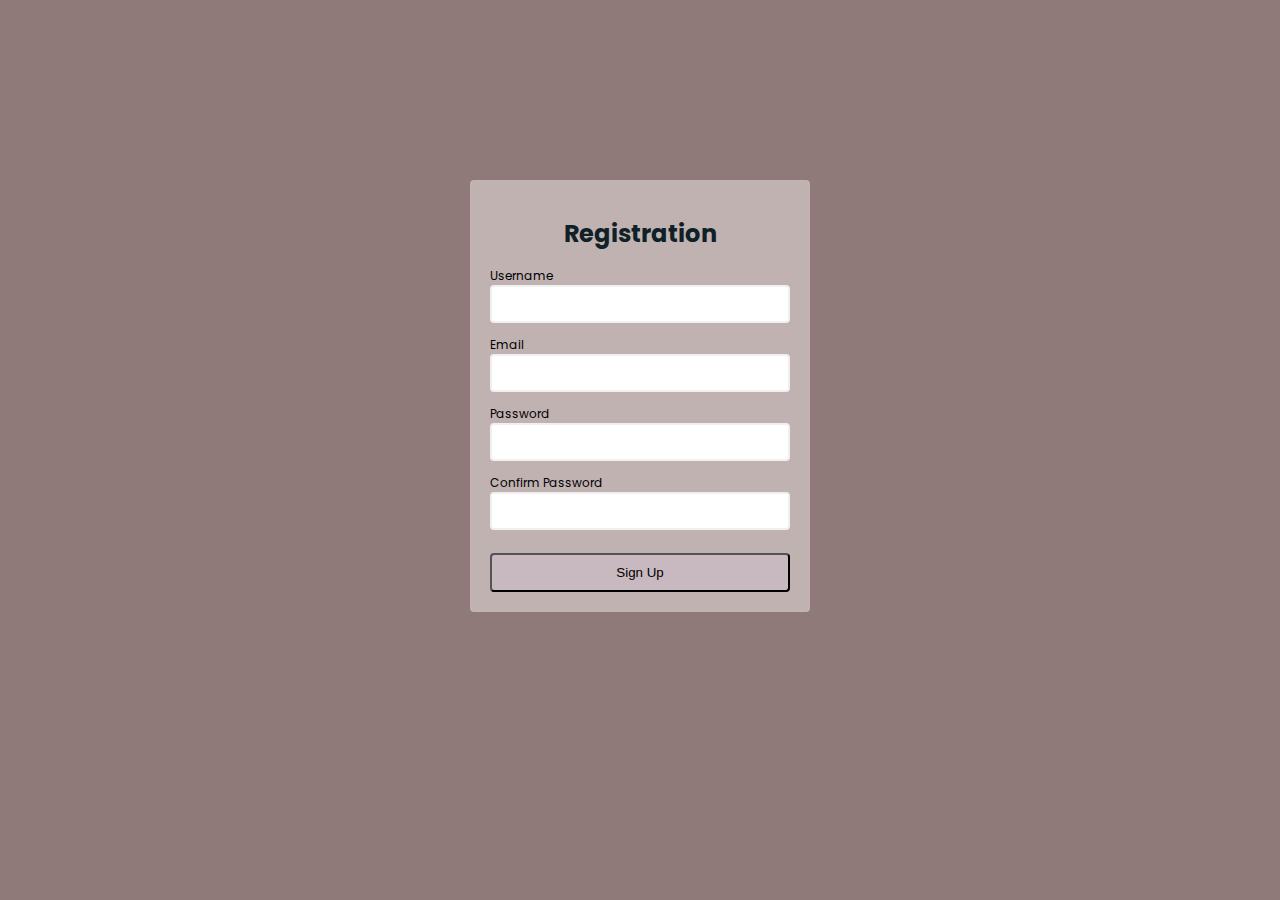
<file: index.html>
<html lang="en">
<head>
    <meta charset="UTF-8">
    <meta http-equiv="X-UA-Compatible" content="IE=edge">
    <meta name="viewport" content="width=device-width, initial-scale=1.0">
    <title>Simple Form Validation</title>
    <link rel="preconnect" href="https://fonts.googleapis.com">
    <link rel="preconnect" href="https://fonts.gstatic.com" crossorigin>
    <link href="https://fonts.googleapis.com/css2?family=Poppins:wght@400;700&display=swap" rel="stylesheet">
    <link rel="stylesheet" href="style.css">
    <script defer src="index.js"></script>
    
</head>

<body>
    <div class="container">
        <form id="form" action="/Append/dashboard.html">
            <h1>Registration</h1>
            <div class="input-control">
                <label for="username">Username</label>
                <input id="username" name="username" type="text">
                <div class="error"></div>
            </div>
            <div class="input-control">
                <label for="email">Email</label>
                <input id="email" name="email" type="text">
                <div class="error"></div>   
            </div>
            <div class="input-control">
                <label for="password">Password</label>
                <input id="password"name="password" type="password">
                <div class="error"></div>
            </div>
            <div class="input-control">
                <label for="password2">Confirm Password</label>
                <input id="password2"name="password2" type="password">
                <div class="error"></div>
            </div>
            <button type="submit">Sign Up</button>
        </form>
      
    </div>
</body>
</html>
</file>
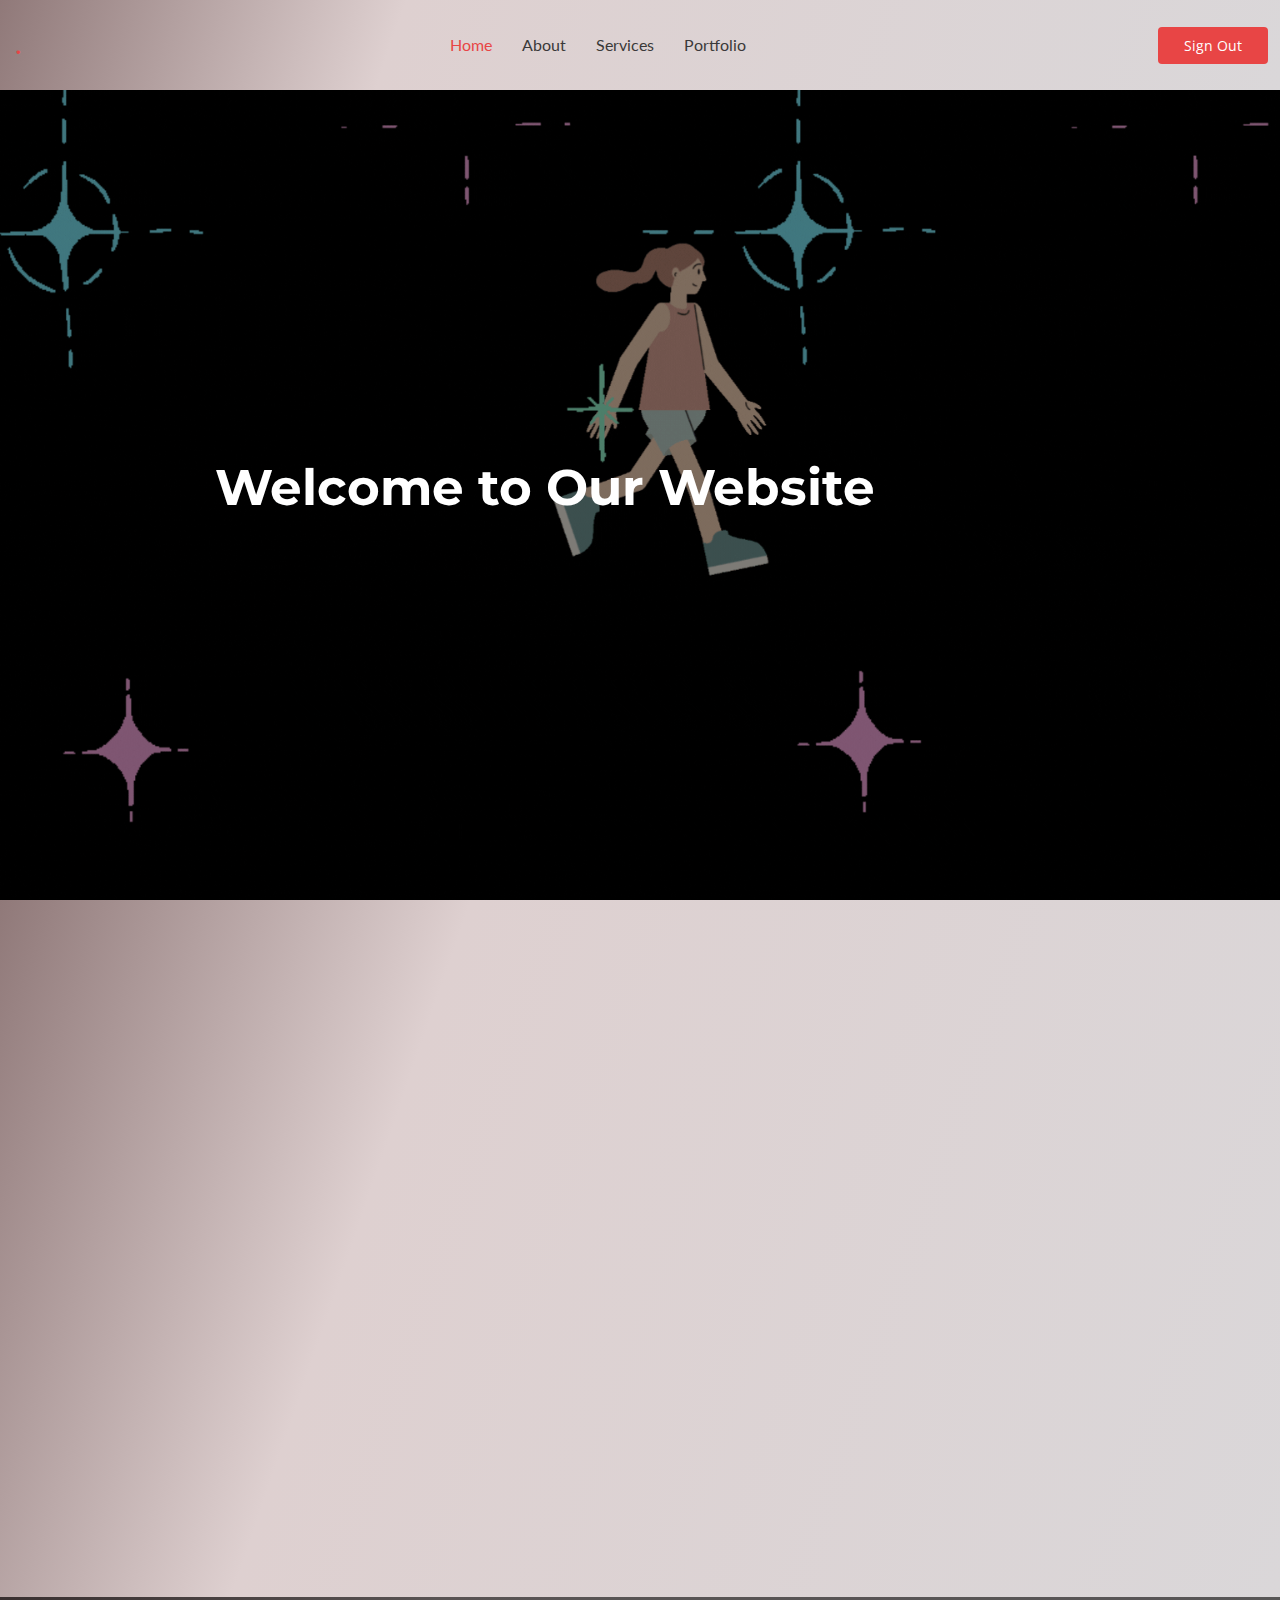
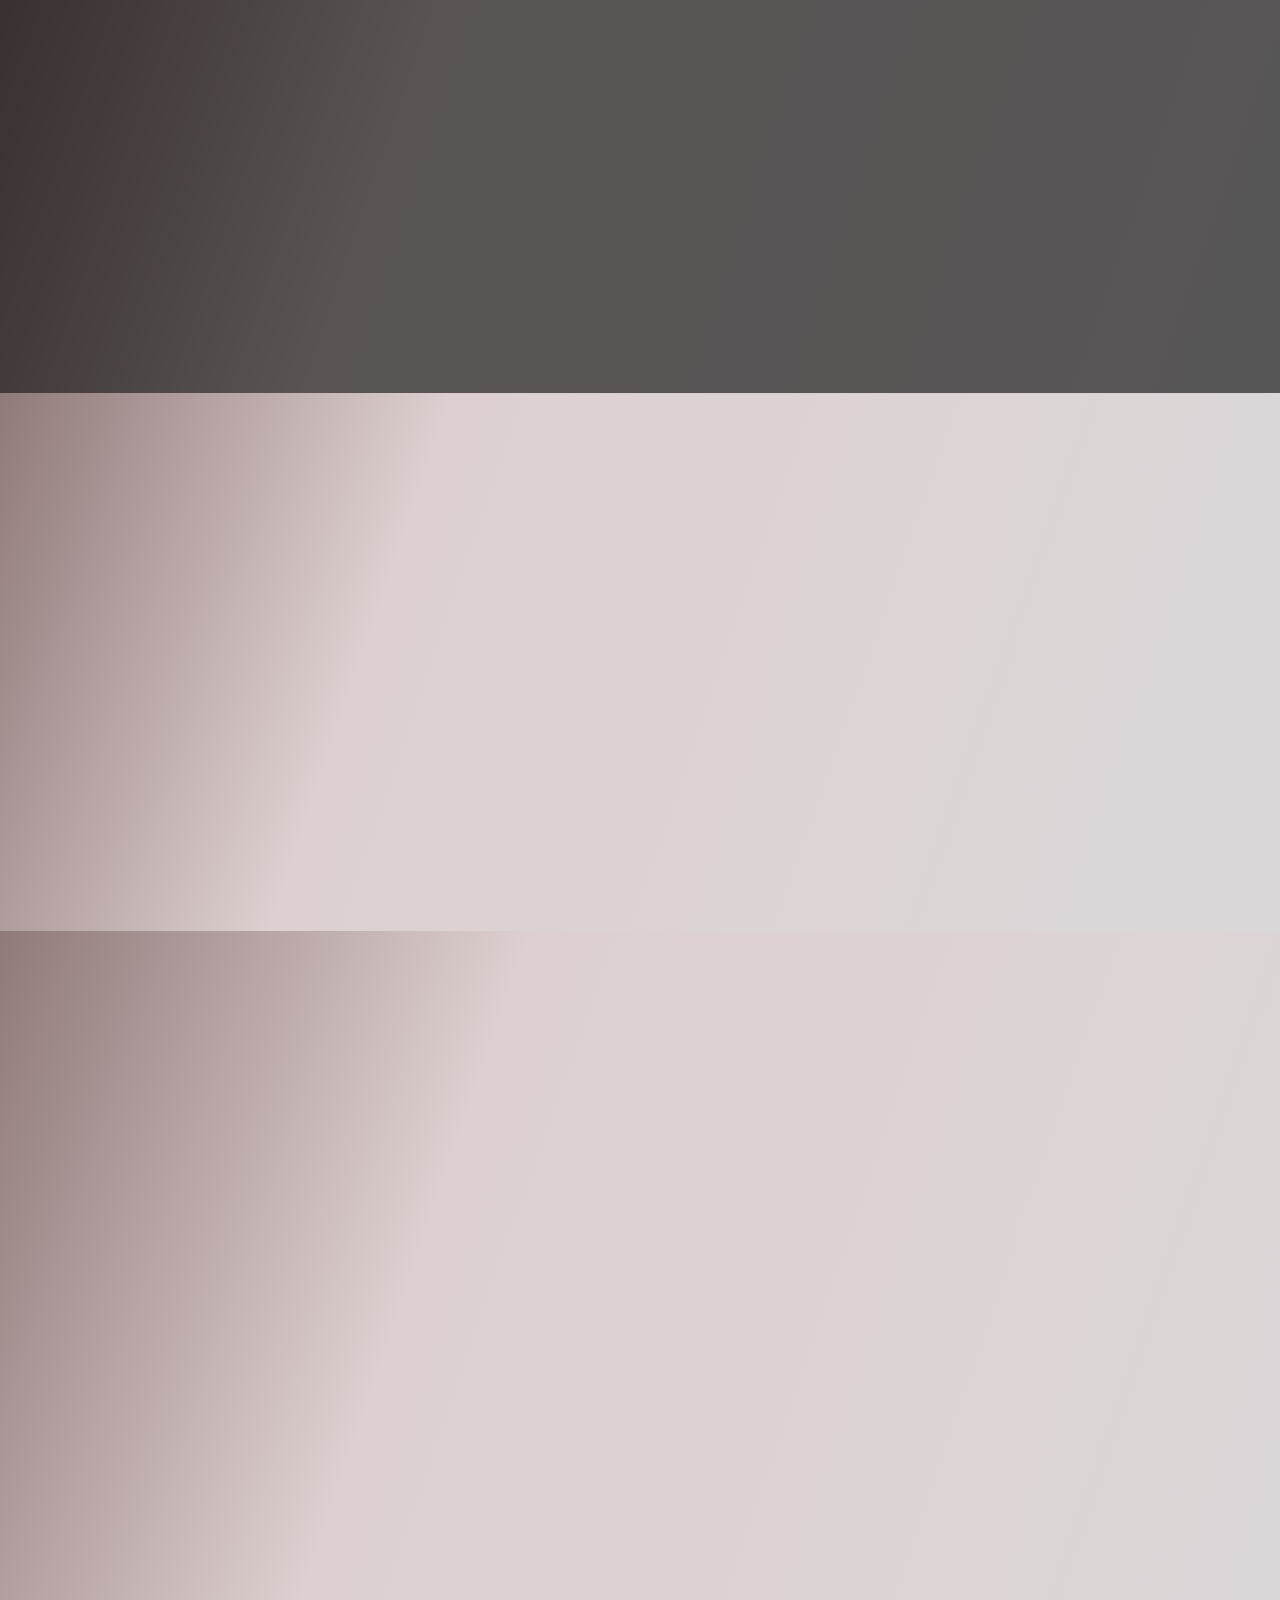
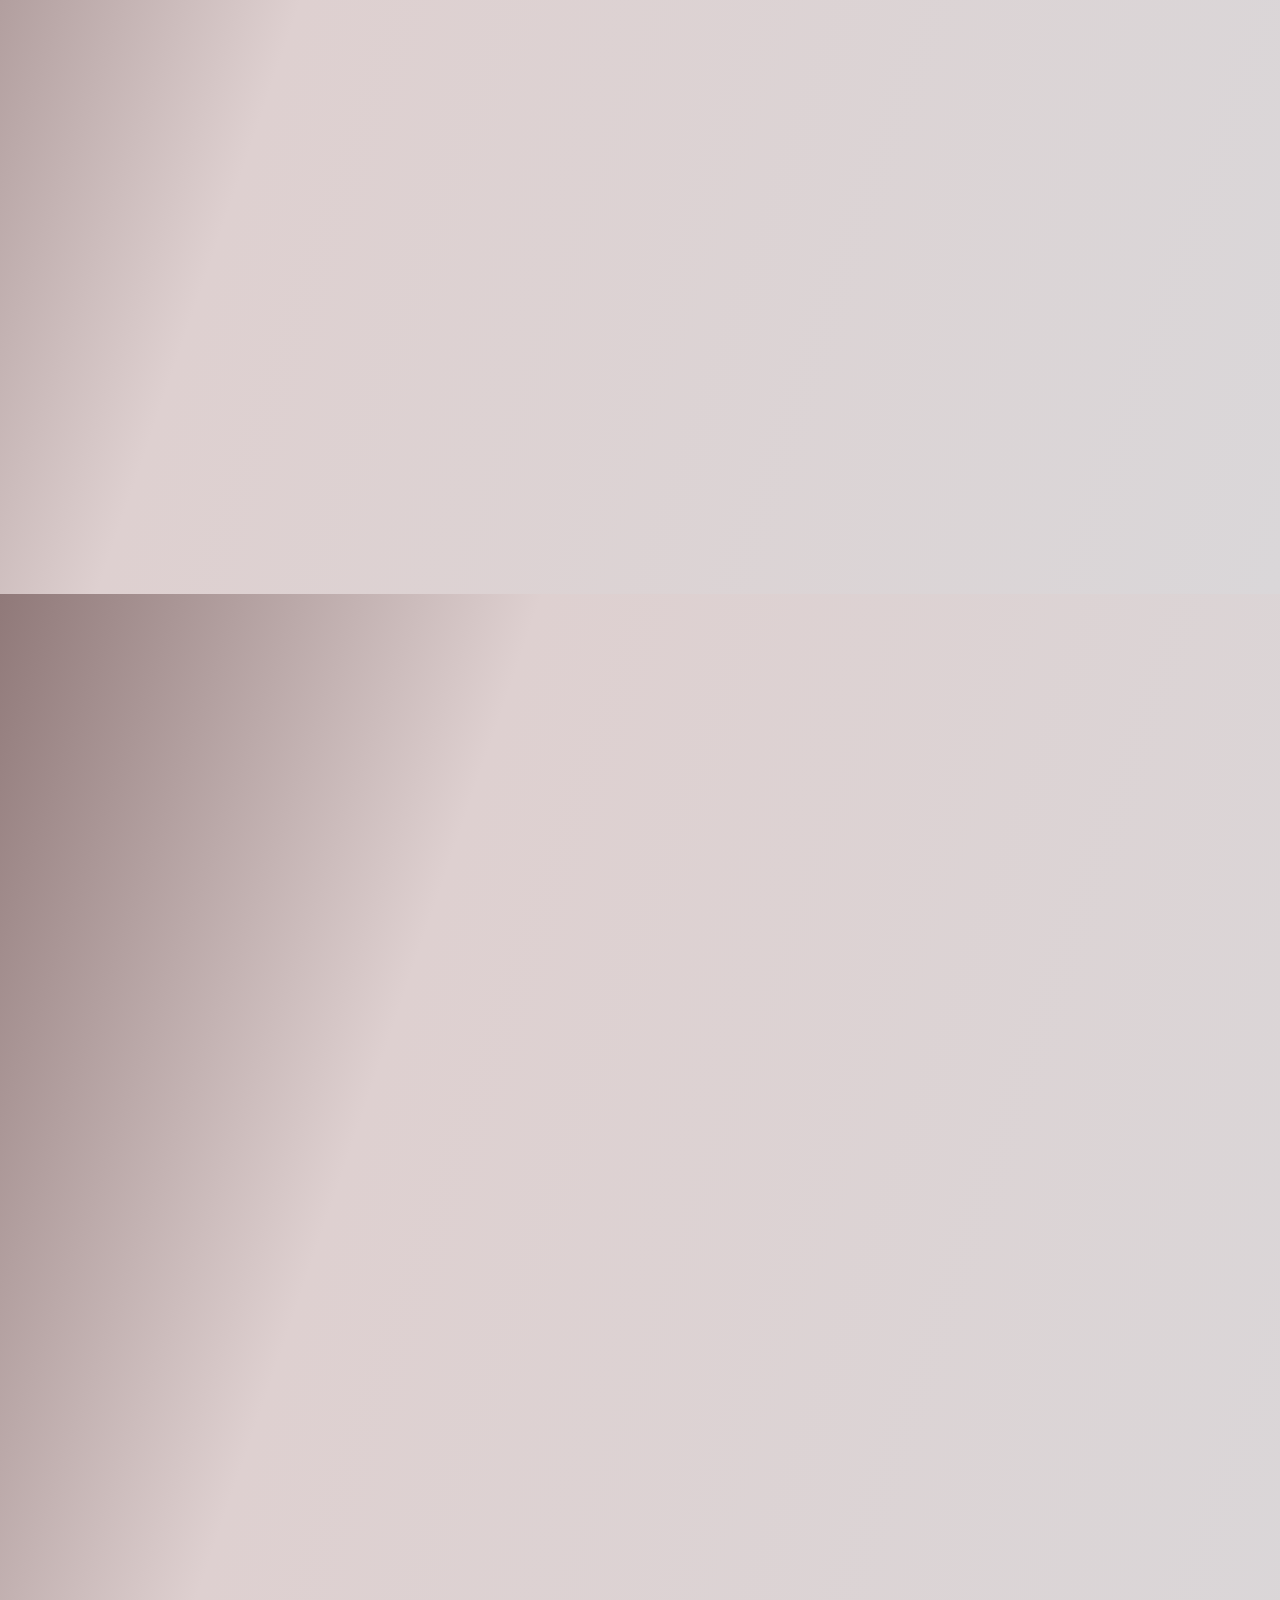
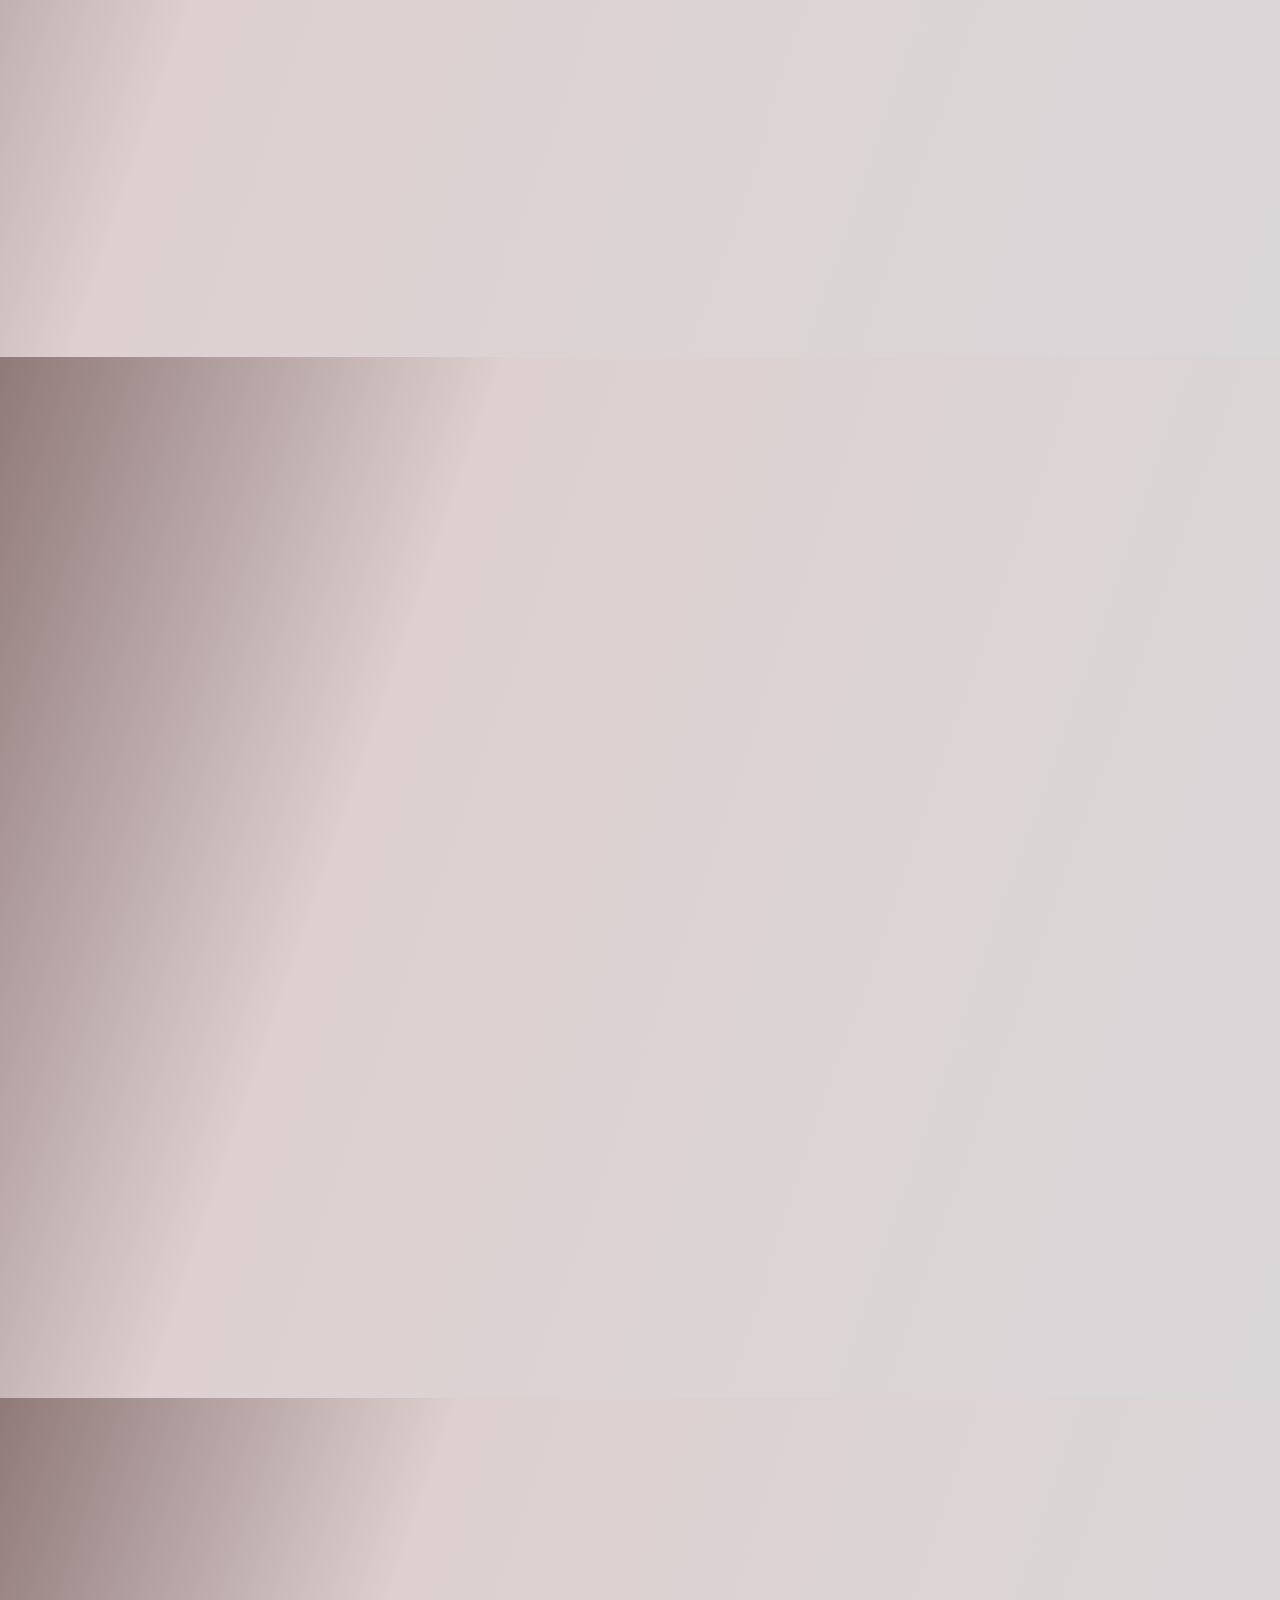
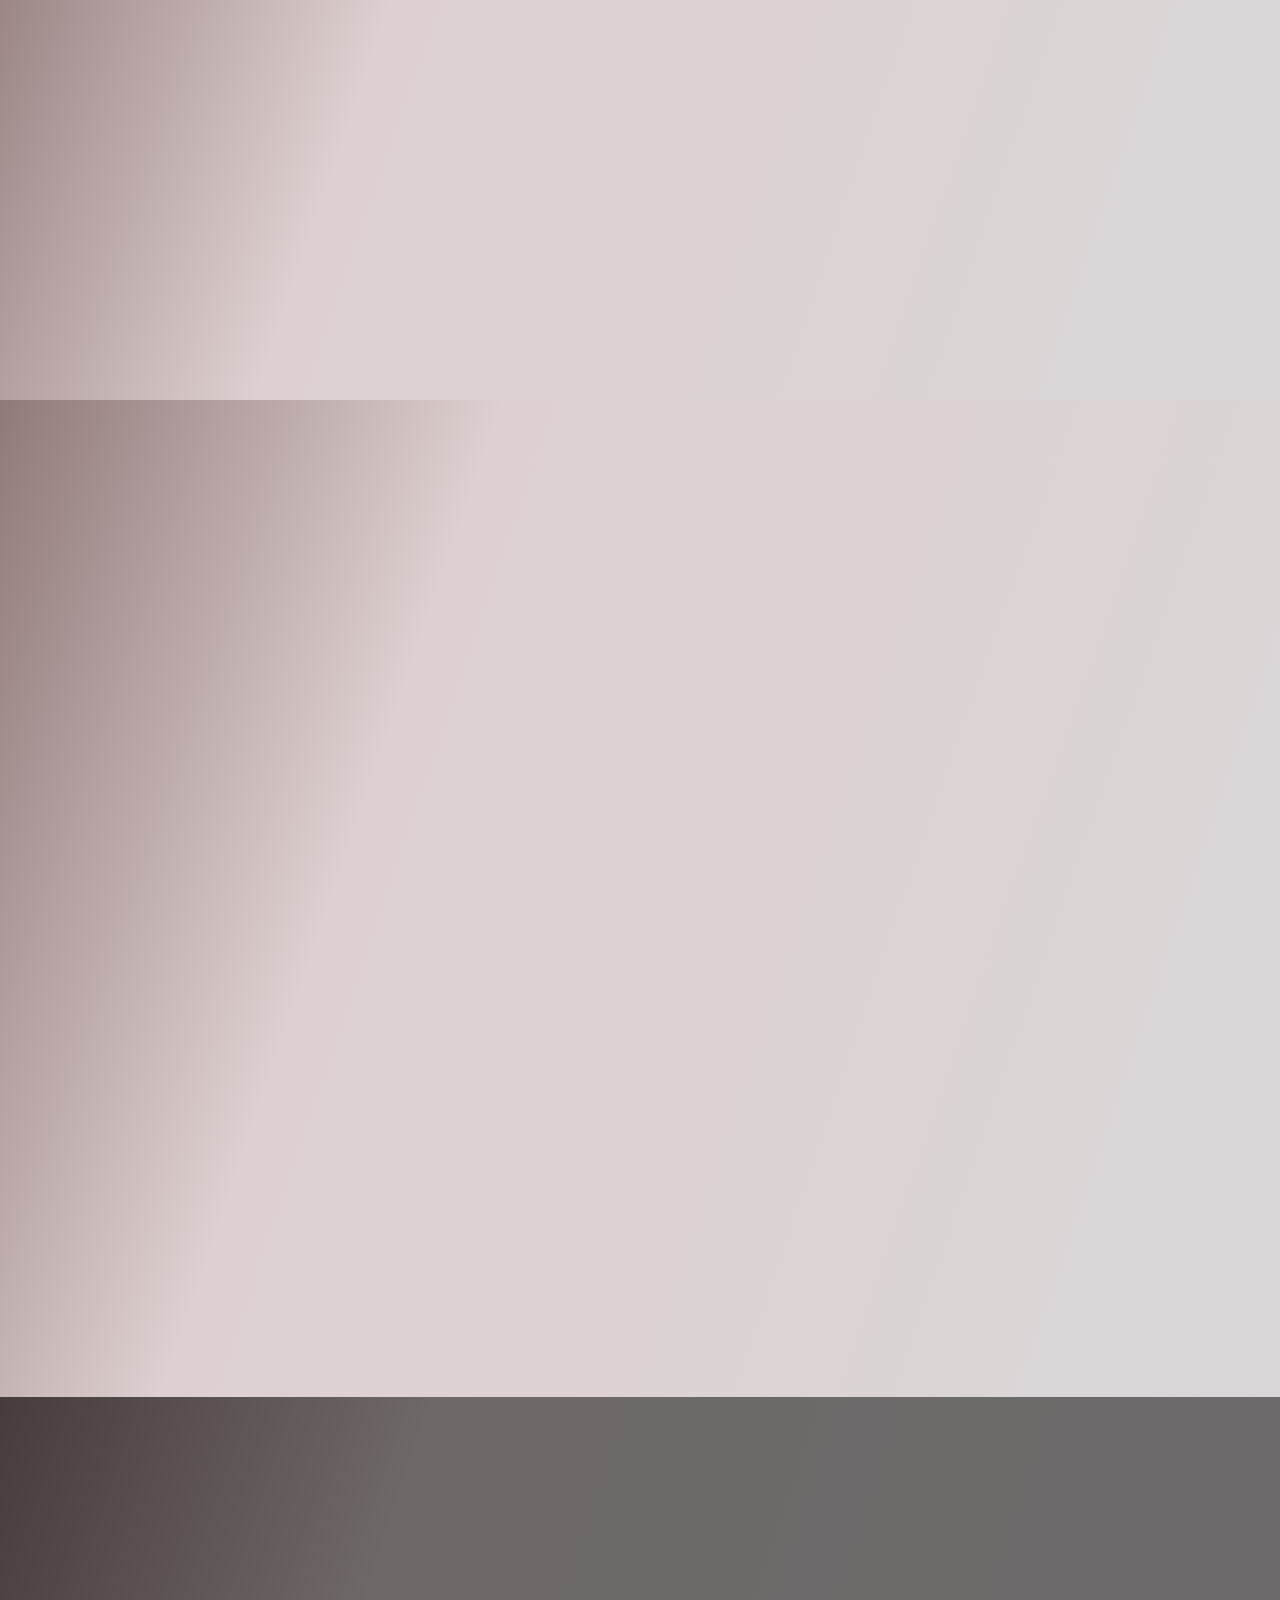
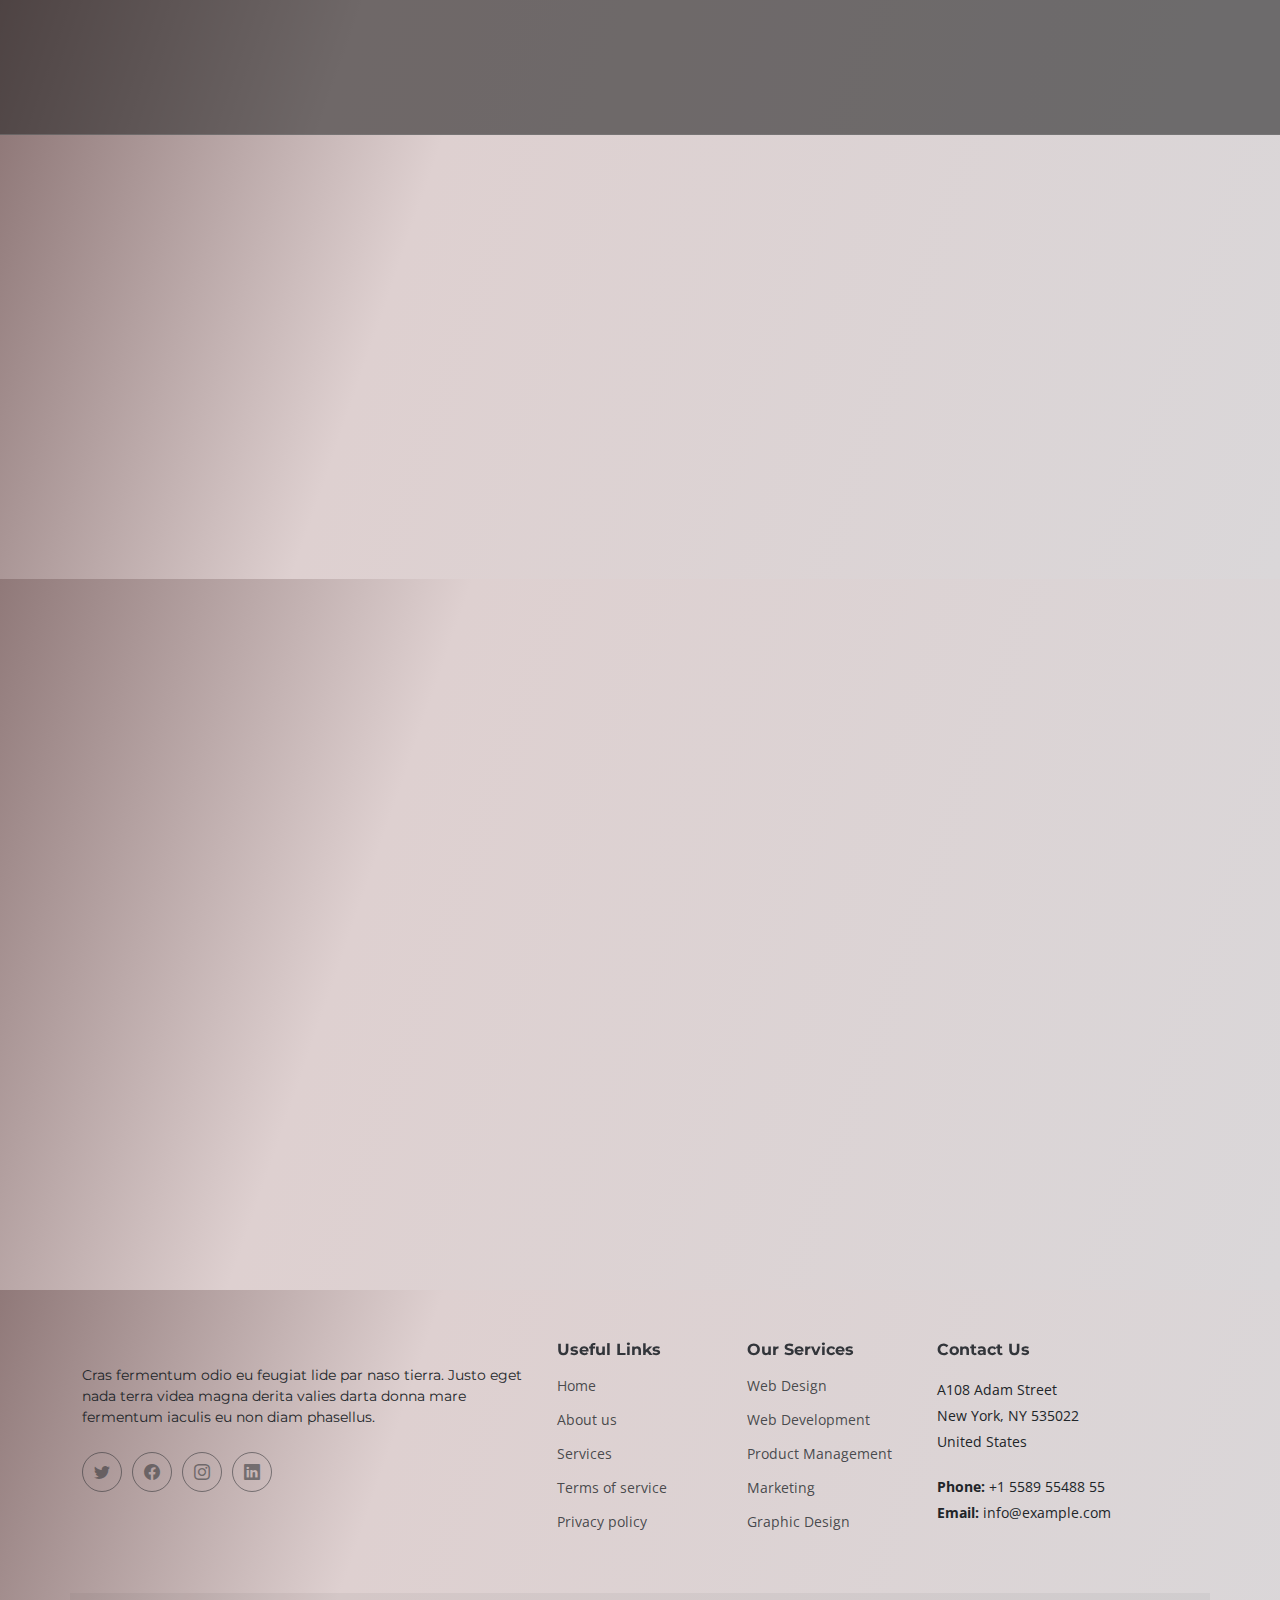
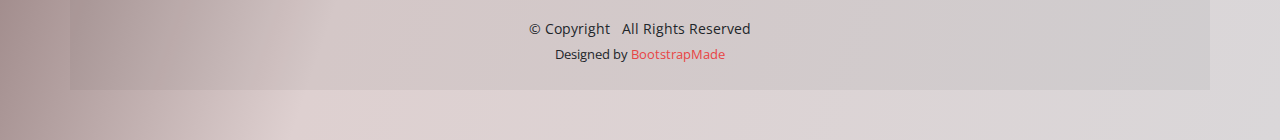
<file: dashboard.html>
<!DOCTYPE html>
<html lang="en">

<head>
  <meta charset="utf-8">
  <meta content="width=device-width, initial-scale=1.0" name="viewport">

  <title>Home</title>
  <meta content="" name="description">
  <meta content="" name="keywords">

  <!-- Favicons -->
  <link href="assets/img/favicon.png" rel="icon">
  <link href="assets/img/apple-touch-icon.png" rel="apple-touch-icon">

  <!-- Fonts -->
  <link href="https://fonts.googleapis.com" rel="preconnect">
  <link href="https://fonts.gstatic.com" rel="preconnect" crossorigin>
  <link href="https://fonts.googleapis.com/css2?family=Open+Sans:ital,wght@0,300;0,400;0,500;0,600;0,700;0,800;1,300;1,400;1,500;1,600;1,700;1,800&family=Montserrat:ital,wght@0,100;0,200;0,300;0,400;0,500;0,600;0,700;0,800;0,900;1,100;1,200;1,300;1,400;1,500;1,600;1,700;1,800;1,900&family=Lato:ital,wght@0,100;0,300;0,400;0,700;0,900;1,100;1,300;1,400;1,700;1,900&display=swap" rel="stylesheet">

  <!-- Vendor CSS Files -->
  <link href="assets/vendor/bootstrap/css/bootstrap.min.css" rel="stylesheet">
  <link href="assets/vendor/bootstrap-icons/bootstrap-icons.css" rel="stylesheet">
  <link href="assets/vendor/glightbox/css/glightbox.min.css" rel="stylesheet">
  <link href="assets/vendor/swiper/swiper-bundle.min.css" rel="stylesheet">
  <link href="assets/vendor/aos/aos.css" rel="stylesheet">

  <!-- Template Main CSS File -->
  <link href="assets/css/main.css" rel="stylesheet">

  <!-- =======================================================
  * Template Name: Append
  * Updated: Sep 18 2023 with Bootstrap v5.3.2
  * Template URL: https://bootstrapmade.com/append-bootstrap-website-template/
  * Author: BootstrapMade.com
  * License: https://bootstrapmade.com/license/
  ======================================================== -->
</head>

<body class="index-page" data-bs-spy="scroll" data-bs-target="#navmenu">

  <!-- ======= Header ======= -->
  <header id="header" class="header fixed-top d-flex align-items-center">
    <div class="container-fluid d-flex align-items-center justify-content-between">

      <a href="dashboard.html" class="logo d-flex align-items-center me-auto me-xl-0">
        <!-- Uncomment the line below if you also wish to use an image logo -->
        <!-- <img src="assets/img/logo.png" alt=""> -->
        <h1></h1>
        <span>.</span>
      </a>

      <!-- Nav Menu -->
      <nav id="navmenu" class="navmenu">
        <ul>
          <li><a href="dashboard.html#hero" class="active">Home</a></li>
          <li><a href="dashboard.html#about">About</a></li>
          <li><a href="dashboard.html#services">Services</a></li>
          <li><a href="dashboard.html#portfolio">Portfolio</a></li>
          <!-- <li><a href="dashboard.html#contact">Contact</a></li> -->
        </ul>

        <i class="mobile-nav-toggle d-xl-none bi bi-list"></i>
      </nav><!-- End Nav Menu -->

      <a class="btn-getstarted" href="index.html">Sign Out</a>

    </div>
  </header><!-- End Header -->

  <main id="main">

    
    <!-- Hero Section - Home Page -->
    <section id="hero" class="hero">

      <img src="assets/img/Pink and Blue Modern Desktop Wallpaper.gif" alt="" data-aos="fade-in">

      <div class="container">
        <div class="row">
          <div class="col-lg-10">
            <h2 data-aos="fade-up" data-aos-delay="100">Welcome to Our Website</h2>
            <p data-aos="fade-up" data-aos-delay="200"></p>
          </div>
        </div>
      </div>

    </section>
    
    <!-- End Hero Section -->
    
    <!-- About Section - Home Page -->
    <section id="about" class="about">

      <div class="container" data-aos="fade-up" data-aos-delay="100">
        <div class="row align-items-xl-center gy-5">

          <div class="col-xl-5 content">
            <h3>About Us</h3>
            <h2></h2>
            <p></p>
            <a href="#" class="read-more"><span>Read More</span><i class="bi bi-arrow-right"></i></a>
          </div>

          <div class="col-xl-7">
            <div class="row gy-4 icon-boxes">

              <div class="col-md-6" data-aos="fade-up" data-aos-delay="200">
                <div class="icon-box">
                  <i class="bi bi-buildings"></i>
                  <h3></h3>
                  <p></p>
                </div>
              </div> <!-- End Icon Box -->

              <div class="col-md-6" data-aos="fade-up" data-aos-delay="300">
                <div class="icon-box">
                  <i class="bi bi-clipboard-pulse"></i>
                  <h3></h3>
                  <p></p>
                </div>
              </div> <!-- End Icon Box -->

              <div class="col-md-6" data-aos="fade-up" data-aos-delay="400">
                <div class="icon-box">
                  <i class="bi bi-command"></i>
                  <h3>Veniam omnis</h3>
                  <p>Omnis perferendis molestias culpa sed. Recusandae quas possimus. Quod consequatur corrupti</p>
                </div>
              </div> <!-- End Icon Box -->

              <div class="col-md-6" data-aos="fade-up" data-aos-delay="500">
                <div class="icon-box">
                  <i class="bi bi-graph-up-arrow"></i>
                  <h3>Delares sapiente</h3>
                  <p>Sint et dolor voluptas minus possimus nostrum. Reiciendis commodi eligendi omnis quideme lorenda</p>
                </div>
              </div> <!-- End Icon Box -->

            </div>
          </div>

        </div>
      </div>

    </section><!-- End About Section -->

    <!-- Stats Section - Home Page -->
    <section id="stats" class="stats">

      <img src="assets/img/stats-bg.jpg" alt="" data-aos="fade-in">

      <div class="container position-relative" data-aos="fade-up" data-aos-delay="100">

        <div class="row gy-4">

          <div class="col-lg-3 col-md-6">
            <div class="stats-item text-center w-100 h-100">
              <span data-purecounter-start="0" data-purecounter-end="232" data-purecounter-duration="1" class="purecounter"></span>
              <p>Clients</p>
            </div>
          </div><!-- End Stats Item -->

          <div class="col-lg-3 col-md-6">
            <div class="stats-item text-center w-100 h-100">
              <span data-purecounter-start="0" data-purecounter-end="521" data-purecounter-duration="1" class="purecounter"></span>
              <p>Projects</p>
            </div>
          </div><!-- End Stats Item -->

          <div class="col-lg-3 col-md-6">
            <div class="stats-item text-center w-100 h-100">
              <span data-purecounter-start="0" data-purecounter-end="1453" data-purecounter-duration="1" class="purecounter"></span>
              <p>Hours Of Support</p>
            </div>
          </div><!-- End Stats Item -->

          <div class="col-lg-3 col-md-6">
            <div class="stats-item text-center w-100 h-100">
              <span data-purecounter-start="0" data-purecounter-end="32" data-purecounter-duration="1" class="purecounter"></span>
              <p>Workers</p>
            </div>
          </div><!-- End Stats Item -->

        </div>

      </div>

    </section><!-- End Stats Section -->

    <!-- Services Section - Home Page -->
    <section id="services" class="services">

      <!--  Section Title -->
      <div class="container section-title" data-aos="fade-up">
        <h2>Services</h2>
        <p></p>
      </div><!-- End Section Title -->

      <div class="container">

        <div class="row gy-4">

          <div class="col-lg-6 " data-aos="fade-up" data-aos-delay="100">
            <div class="service-item d-flex">
              <div class="icon flex-shrink-0"><i class="bi bi-briefcase"></i></div>
              <div>
                <h4 class="title"><a href="services-details.html" class="stretched-link">Lorem Ipsum</a></h4>
                <p class="description"></p>
              </div>
            </div>
          </div>
          <!-- End Service Item -->

          <div class="col-lg-6 " data-aos="fade-up" data-aos-delay="200">
            <div class="service-item d-flex">
              <div class="icon flex-shrink-0"><i class="bi bi-card-checklist"></i></div>
              <div>
                <h4 class="title"><a href="services-details.html" class="stretched-link">Dolor Sitema</a></h4>
                <p class="description"></p>
              </div>
            </div>
          </div><!-- End Service Item -->

          <div class="col-lg-6 " data-aos="fade-up" data-aos-delay="300">
            <div class="service-item d-flex">
              <div class="icon flex-shrink-0"><i class="bi bi-bar-chart"></i></div>
              <div>
                <h4 class="title"><a href="services-details.html" class="stretched-link">Sed ut perspiciatis</a></h4>
                <p class="description"></p>
              </div>
            </div>
          </div><!-- End Service Item -->

          <div class="col-lg-6 " data-aos="fade-up" data-aos-delay="400">
            <div class="service-item d-flex">
              <div class="icon flex-shrink-0"><i class="bi bi-binoculars"></i></div>
              <div>
                <h4 class="title"><a href="services-details.html" class="stretched-link">Magni Dolores</a></h4>
                <p class="description"></p>
              </div>
            </div>
          </div><!-- End Service Item -->

          <div class="col-lg-6 " data-aos="fade-up" data-aos-delay="500">
            <div class="service-item d-flex">
              <div class="icon flex-shrink-0"><i class="bi bi-brightness-high"></i></div>
              <div>
                <h4 class="title"><a href="services-details.html" class="stretched-link">Nemo Enim</a></h4>
                <p class="description"></p>
              </div>
            </div>
          </div><!-- End Service Item -->

          <div class="col-lg-6 " data-aos="fade-up" data-aos-delay="600">
            <div class="service-item d-flex">
              <div class="icon flex-shrink-0"><i class="bi bi-calendar4-week"></i></div>
              <div>
                <h4 class="title"><a href="services-details.html" class="stretched-link">Eiusmod Tempor</a></h4>
                <p class="description"></p>
              </div>
            </div>
          </div><!-- End Service Item -->

        </div>

      </div>

    </section><!-- End Services Section -->

    <!-- Features Section - Home Page -->
    <section id="features" class="features">

      <!--  Section Title -->
      <div class="container section-title" data-aos="fade-up">
        <h2>Features</h2>
        <p>Necessitatibus eius consequatur ex aliquid fuga eum quidem sint consectetur velit</p>
      </div><!-- End Section Title -->

      <div class="container">

        <div class="row gy-4 align-items-center features-item">
          <div class="col-lg-5 order-2 order-lg-1" data-aos="fade-up" data-aos-delay="200">
            <h3>Corporis temporibus maiores provident</h3>
            <p>
              Ullamco laboris nisi ut aliquip ex ea commodo consequat. Duis aute irure dolor in reprehenderit in voluptate
              velit esse cillum dolore eu fugiat nulla pariatur. Excepteur sint occaecat cupidatat non proident.
            </p>
            <a href="#" class="btn btn-get-started">Get Started</a>
          </div>
          <div class="col-lg-7 order-1 order-lg-2 d-flex align-items-center" data-aos="zoom-out" data-aos-delay="100">
            <div class="image-stack">
              <img src="assets/img/features-light-1.jpg" alt="" class="stack-front">
              <img src="assets/img/features-light-2.jpg" alt="" class="stack-back">
            </div>
          </div>
        </div><!-- Features Item -->

        <div class="row gy-4 align-items-stretch justify-content-between features-item ">
          <div class="col-lg-6 d-flex align-items-center features-img-bg" data-aos="zoom-out">
            <img src="assets/img/features-light-3.jpg" class="img-fluid" alt="">
          </div>
          <div class="col-lg-5 d-flex justify-content-center flex-column" data-aos="fade-up">
            <h3>Sunt consequatur ad ut est nulla</h3>
            <p>Cupiditate placeat cupiditate placeat est ipsam culpa. Delectus quia minima quod. Sunt saepe odit aut quia voluptatem hic voluptas dolor doloremque.</p>
            <ul>
              <li><i class="bi bi-check"></i> <span>Ullamco laboris nisi ut aliquip ex ea commodo consequat.</span></li>
              <li><i class="bi bi-check"></i><span> Duis aute irure dolor in reprehenderit in voluptate velit.</span></li>
              <li><i class="bi bi-check"></i> <span>Facilis ut et voluptatem aperiam. Autem soluta ad fugiat</span>.</li>
            </ul>
            <a href="#" class="btn btn-get-started align-self-start">Get Started</a>
          </div>
        </div><!-- Features Item -->

      </div>

    </section><!-- End Features Section -->

    <!-- Portfolio Section - Home Page -->
    <section id="portfolio" class="portfolio">

      <!--  Section Title -->
      <div class="container section-title" data-aos="fade-up">
        <h2>Portfolio</h2>
        <p>Necessitatibus eius consequatur ex aliquid fuga eum quidem sint consectetur velit</p>
      </div><!-- End Section Title -->

      <div class="container">

        <div class="isotope-layout" data-default-filter="*" data-layout="masonry" data-sort="original-order">

          <ul class="portfolio-filters isotope-filters" data-aos="fade-up" data-aos-delay="100">
            <li data-filter="*" class="filter-active">All</li>
            <li data-filter=".filter-app">App</li>
            <li data-filter=".filter-product">Card</li>
            <li data-filter=".filter-branding">Web</li>
          </ul><!-- End Portfolio Filters -->

          <div class="row gy-4 isotope-container" data-aos="fade-up" data-aos-delay="200">

            <div class="col-lg-4 col-md-6 portfolio-item isotope-item filter-app">
              <img src="assets/img/masonry-portfolio/masonry-portfolio-1.jpg" class="img-fluid" alt="">
              <div class="portfolio-info">
                <h4>App 1</h4>
                <p>Lorem ipsum, dolor sit</p>
                <a href="assets/img/masonry-portfolio/masonry-portfolio-1.jpg" title="App 1" data-gallery="portfolio-gallery-app" class="glightbox preview-link"><i class="bi bi-zoom-in"></i></a>
                <a href="portfolio-details.html" title="More Details" class="details-link"><i class="bi bi-link-45deg"></i></a>
              </div>
            </div><!-- End Portfolio Item -->

            <div class="col-lg-4 col-md-6 portfolio-item isotope-item filter-product">
              <img src="assets/img/masonry-portfolio/masonry-portfolio-2.jpg" class="img-fluid" alt="">
              <div class="portfolio-info">
                <h4>Product 1</h4>
                <p>Lorem ipsum, dolor sit</p>
                <a href="assets/img/masonry-portfolio/masonry-portfolio-2.jpg" title="Product 1" data-gallery="portfolio-gallery-product" class="glightbox preview-link"><i class="bi bi-zoom-in"></i></a>
                <a href="portfolio-details.html" title="More Details" class="details-link"><i class="bi bi-link-45deg"></i></a>
              </div>
            </div><!-- End Portfolio Item -->

            <div class="col-lg-4 col-md-6 portfolio-item isotope-item filter-branding">
              <img src="assets/img/masonry-portfolio/masonry-portfolio-3.jpg" class="img-fluid" alt="">
              <div class="portfolio-info">
                <h4>Branding 1</h4>
                <p>Lorem ipsum, dolor sit</p>
                <a href="assets/img/masonry-portfolio/masonry-portfolio-3.jpg" title="Branding 1" data-gallery="portfolio-gallery-branding" class="glightbox preview-link"><i class="bi bi-zoom-in"></i></a>
                <a href="portfolio-details.html" title="More Details" class="details-link"><i class="bi bi-link-45deg"></i></a>
              </div>
            </div><!-- End Portfolio Item -->

            <div class="col-lg-4 col-md-6 portfolio-item isotope-item filter-app">
              <img src="assets/img/masonry-portfolio/masonry-portfolio-4.jpg" class="img-fluid" alt="">
              <div class="portfolio-info">
                <h4>App 2</h4>
                <p>Lorem ipsum, dolor sit</p>
                <a href="assets/img/masonry-portfolio/masonry-portfolio-4.jpg" title="App 2" data-gallery="portfolio-gallery-app" class="glightbox preview-link"><i class="bi bi-zoom-in"></i></a>
                <a href="portfolio-details.html" title="More Details" class="details-link"><i class="bi bi-link-45deg"></i></a>
              </div>
            </div><!-- End Portfolio Item -->

            <div class="col-lg-4 col-md-6 portfolio-item isotope-item filter-product">
              <img src="assets/img/masonry-portfolio/masonry-portfolio-5.jpg" class="img-fluid" alt="">
              <div class="portfolio-info">
                <h4>Product 2</h4>
                <p>Lorem ipsum, dolor sit</p>
                <a href="assets/img/masonry-portfolio/masonry-portfolio-5.jpg" title="Product 2" data-gallery="portfolio-gallery-product" class="glightbox preview-link"><i class="bi bi-zoom-in"></i></a>
                <a href="portfolio-details.html" title="More Details" class="details-link"><i class="bi bi-link-45deg"></i></a>
              </div>
            </div><!-- End Portfolio Item -->

            <div class="col-lg-4 col-md-6 portfolio-item isotope-item filter-branding">
              <img src="assets/img/masonry-portfolio/masonry-portfolio-6.jpg" class="img-fluid" alt="">
              <div class="portfolio-info">
                <h4>Branding 2</h4>
                <p>Lorem ipsum, dolor sit</p>
                <a href="assets/img/masonry-portfolio/masonry-portfolio-6.jpg" title="Branding 2" data-gallery="portfolio-gallery-branding" class="glightbox preview-link"><i class="bi bi-zoom-in"></i></a>
                <a href="portfolio-details.html" title="More Details" class="details-link"><i class="bi bi-link-45deg"></i></a>
              </div>
            </div><!-- End Portfolio Item -->

            <div class="col-lg-4 col-md-6 portfolio-item isotope-item filter-app">
              <img src="assets/img/masonry-portfolio/masonry-portfolio-7.jpg" class="img-fluid" alt="">
              <div class="portfolio-info">
                <h4>App 3</h4>
                <p>Lorem ipsum, dolor sit</p>
                <a href="assets/img/masonry-portfolio/masonry-portfolio-7.jpg" title="App 3" data-gallery="portfolio-gallery-app" class="glightbox preview-link"><i class="bi bi-zoom-in"></i></a>
                <a href="portfolio-details.html" title="More Details" class="details-link"><i class="bi bi-link-45deg"></i></a>
              </div>
            </div><!-- End Portfolio Item -->

            <div class="col-lg-4 col-md-6 portfolio-item isotope-item filter-product">
              <img src="assets/img/masonry-portfolio/masonry-portfolio-8.jpg" class="img-fluid" alt="">
              <div class="portfolio-info">
                <h4>Product 3</h4>
                <p>Lorem ipsum, dolor sit</p>
                <a href="assets/img/masonry-portfolio/masonry-portfolio-8.jpg" title="Product 3" data-gallery="portfolio-gallery-product" class="glightbox preview-link"><i class="bi bi-zoom-in"></i></a>
                <a href="portfolio-details.html" title="More Details" class="details-link"><i class="bi bi-link-45deg"></i></a>
              </div>
            </div><!-- End Portfolio Item -->

            <div class="col-lg-4 col-md-6 portfolio-item isotope-item filter-branding">
              <img src="assets/img/masonry-portfolio/masonry-portfolio-9.jpg" class="img-fluid" alt="">
              <div class="portfolio-info">
                <h4>Branding 3</h4>
                <p>Lorem ipsum, dolor sit</p>
                <a href="assets/img/masonry-portfolio/masonry-portfolio-9.jpg" title="Branding 2" data-gallery="portfolio-gallery-branding" class="glightbox preview-link"><i class="bi bi-zoom-in"></i></a>
                <a href="portfolio-details.html" title="More Details" class="details-link"><i class="bi bi-link-45deg"></i></a>
              </div>
            </div><!-- End Portfolio Item -->

          </div><!-- End Portfolio Container -->

        </div>

      </div>

    </section><!-- End Portfolio Section -->

    <!-- Pricing Section - Home Page -->
    <section id="pricing" class="pricing">

      <!--  Section Title -->
      <div class="container section-title" data-aos="fade-up">
        <h2>Pricing</h2>
        <p>Necessitatibus eius consequatur ex aliquid fuga eum quidem sint consectetur velit</p>
      </div><!-- End Section Title -->

      <div class="container" data-aos="zoom-in" data-aos-delay="100">

        <div class="row g-4">

          <div class="col-lg-4">
            <div class="pricing-item">
              <h3>Free Plan</h3>
              <div class="icon">
                <i class="bi bi-box"></i>
              </div>
              <h4><sup>$</sup>0<span> / month</span></h4>
              <ul>
                <li><i class="bi bi-check"></i> <span>Quam adipiscing vitae proin</span></li>
                <li><i class="bi bi-check"></i> <span>Nec feugiat nisl pretium</span></li>
                <li><i class="bi bi-check"></i> <span>Nulla at volutpat diam uteera</span></li>
                <li class="na"><i class="bi bi-x"></i> <span>Pharetra massa massa ultricies</span></li>
                <li class="na"><i class="bi bi-x"></i> <span>Massa ultricies mi quis hendrerit</span></li>
              </ul>
              <div class="text-center"><a href="#" class="buy-btn">Buy Now</a></div>
            </div>
          </div><!-- End Pricing Item -->

          <div class="col-lg-4">
            <div class="pricing-item featured">
              <h3>Business Plan</h3>
              <div class="icon">
                <i class="bi bi-rocket"></i>
              </div>

              <h4><sup>$</sup>29<span> / month</span></h4>
              <ul>
                <li><i class="bi bi-check"></i> <span>Quam adipiscing vitae proin</span></li>
                <li><i class="bi bi-check"></i> <span>Nec feugiat nisl pretium</span></li>
                <li><i class="bi bi-check"></i> <span>Nulla at volutpat diam uteera</span></li>
                <li><i class="bi bi-check"></i> <span>Pharetra massa massa ultricies</span></li>
                <li><i class="bi bi-check"></i> <span>Massa ultricies mi quis hendrerit</span></li>
              </ul>
              <div class="text-center"><a href="#" class="buy-btn">Buy Now</a></div>
            </div>
          </div><!-- End Pricing Item -->

          <div class="col-lg-4">
            <div class="pricing-item">
              <h3>Developer Plan</h3>
              <div class="icon">
                <i class="bi bi-send"></i>
              </div>
              <h4><sup>$</sup>49<span> / month</span></h4>
              <ul>
                <li><i class="bi bi-check"></i> <span>Quam adipiscing vitae proin</span></li>
                <li><i class="bi bi-check"></i> <span>Nec feugiat nisl pretium</span></li>
                <li><i class="bi bi-check"></i> <span>Nulla at volutpat diam uteera</span></li>
                <li><i class="bi bi-check"></i> <span>Pharetra massa massa ultricies</span></li>
                <li><i class="bi bi-check"></i> <span>Massa ultricies mi quis hendrerit</span></li>
              </ul>
              <div class="text-center"><a href="#" class="buy-btn">Buy Now</a></div>
            </div>
          </div><!-- End Pricing Item -->

        </div>

      </div>

    </section><!-- End Pricing Section -->

    <!-- Faq Section - Home Page -->
    <section id="faq" class="faq">

      <div class="container">

        <div class="row gy-4">

          <div class="col-lg-4" data-aos="fade-up" data-aos-delay="100">
            <div class="content px-xl-5">
              <h3><span>Frequently Asked </span><strong>Questions</strong></h3>
              <p>
                Lorem ipsum dolor sit amet, consectetur adipiscing elit, sed do eiusmod tempor incididunt ut labore et dolore magna aliqua. Duis aute irure dolor in reprehenderit
              </p>
            </div>
          </div>

          <div class="col-lg-8" data-aos="fade-up" data-aos-delay="200">

            <div class="faq-container">
              <div class="faq-item faq-active">
                <h3><span class="num">1.</span> <span>Non consectetur a erat nam at lectus urna duis?</span></h3>
                <div class="faq-content">
                  <p>Feugiat pretium nibh ipsum consequat. Tempus iaculis urna id volutpat lacus laoreet non curabitur gravida. Venenatis lectus magna fringilla urna porttitor rhoncus dolor purus non.</p>
                </div>
                <i class="faq-toggle bi bi-chevron-right"></i>
              </div><!-- End Faq item-->

              <div class="faq-item">
                <h3><span class="num">2.</span> <span>Feugiat scelerisque varius morbi enim nunc faucibus a pellentesque?</span></h3>
                <div class="faq-content">
                  <p>Dolor sit amet consectetur adipiscing elit pellentesque habitant morbi. Id interdum velit laoreet id donec ultrices. Fringilla phasellus faucibus scelerisque eleifend donec pretium. Est pellentesque elit ullamcorper dignissim. Mauris ultrices eros in cursus turpis massa tincidunt dui.</p>
                </div>
                <i class="faq-toggle bi bi-chevron-right"></i>
              </div><!-- End Faq item-->

              <div class="faq-item">
                <h3><span class="num">3.</span> <span>Dolor sit amet consectetur adipiscing elit pellentesque?</span></h3>
                <div class="faq-content">
                  <p>Eleifend mi in nulla posuere sollicitudin aliquam ultrices sagittis orci. Faucibus pulvinar elementum integer enim. Sem nulla pharetra diam sit amet nisl suscipit. Rutrum tellus pellentesque eu tincidunt. Lectus urna duis convallis convallis tellus. Urna molestie at elementum eu facilisis sed odio morbi quis</p>
                </div>
                <i class="faq-toggle bi bi-chevron-right"></i>
              </div><!-- End Faq item-->

              <div class="faq-item">
                <h3><span class="num">4.</span> <span>Ac odio tempor orci dapibus. Aliquam eleifend mi in nulla?</span></h3>
                <div class="faq-content">
                  <p>Dolor sit amet consectetur adipiscing elit pellentesque habitant morbi. Id interdum velit laoreet id donec ultrices. Fringilla phasellus faucibus scelerisque eleifend donec pretium. Est pellentesque elit ullamcorper dignissim. Mauris ultrices eros in cursus turpis massa tincidunt dui.</p>
                </div>
                <i class="faq-toggle bi bi-chevron-right"></i>
              </div><!-- End Faq item-->

              <div class="faq-item">
                <h3><span class="num">5.</span> <span>Tempus quam pellentesque nec nam aliquam sem et tortor consequat?</span></h3>
                <div class="faq-content">
                  <p>Molestie a iaculis at erat pellentesque adipiscing commodo. Dignissim suspendisse in est ante in. Nunc vel risus commodo viverra maecenas accumsan. Sit amet nisl suscipit adipiscing bibendum est. Purus gravida quis blandit turpis cursus in</p>
                </div>
                <i class="faq-toggle bi bi-chevron-right"></i>
              </div><!-- End Faq item-->

            </div>

          </div>
        </div>

      </div>

    </section><!-- End Faq Section -->

    <!-- Team Section - Home Page -->
    <section id="team" class="team">

      <!--  Section Title -->
      <div class="container section-title" data-aos="fade-up">
        <h2>Team</h2>
        <p>Necessitatibus eius consequatur ex aliquid fuga eum quidem sint consectetur velit</p>
      </div><!-- End Section Title -->

      <div class="container">

        <div class="row gy-5">

          <div class="col-lg-4 col-md-6 member" data-aos="fade-up" data-aos-delay="100">
            <div class="member-img">
              <img src="assets/img/team/team-1.jpg" class="img-fluid" alt="">
              <div class="social">
                <a href="#"><i class="bi bi-twitter"></i></a>
                <a href="#"><i class="bi bi-facebook"></i></a>
                <a href="#"><i class="bi bi-instagram"></i></a>
                <a href="#"><i class="bi bi-linkedin"></i></a>
              </div>
            </div>
            <div class="member-info text-center">
              <h4>Walter White</h4>
              <span>Chief Executive Officer</span>
              <p>Aliquam iure quaerat voluptatem praesentium possimus unde laudantium vel dolorum distinctio dire flow</p>
            </div>
          </div><!-- End Team Member -->

          <div class="col-lg-4 col-md-6 member" data-aos="fade-up" data-aos-delay="200">
            <div class="member-img">
              <img src="assets/img/team/team-2.jpg" class="img-fluid" alt="">
              <div class="social">
                <a href="#"><i class="bi bi-twitter"></i></a>
                <a href="#"><i class="bi bi-facebook"></i></a>
                <a href="#"><i class="bi bi-instagram"></i></a>
                <a href="#"><i class="bi bi-linkedin"></i></a>
              </div>
            </div>
            <div class="member-info text-center">
              <h4>Sarah Jhonson</h4>
              <span>Product Manager</span>
              <p>Labore ipsam sit consequatur exercitationem rerum laboriosam laudantium aut quod dolores exercitationem ut</p>
            </div>
          </div><!-- End Team Member -->

          <div class="col-lg-4 col-md-6 member" data-aos="fade-up" data-aos-delay="300">
            <div class="member-img">
              <img src="assets/img/team/team-3.jpg" class="img-fluid" alt="">
              <div class="social">
                <a href="#"><i class="bi bi-twitter"></i></a>
                <a href="#"><i class="bi bi-facebook"></i></a>
                <a href="#"><i class="bi bi-instagram"></i></a>
                <a href="#"><i class="bi bi-linkedin"></i></a>
              </div>
            </div>
            <div class="member-info text-center">
              <h4>William Anderson</h4>
              <span>CTO</span>
              <p>Illum minima ea autem doloremque ipsum quidem quas aspernatur modi ut praesentium vel tque sed facilis at qui</p>
            </div>
          </div><!-- End Team Member -->

          <div class="col-lg-4 col-md-6 member" data-aos="fade-up" data-aos-delay="400">
            <div class="member-img">
              <img src="assets/img/team/team-4.jpg" class="img-fluid" alt="">
              <div class="social">
                <a href="#"><i class="bi bi-twitter"></i></a>
                <a href="#"><i class="bi bi-facebook"></i></a>
                <a href="#"><i class="bi bi-instagram"></i></a>
                <a href="#"><i class="bi bi-linkedin"></i></a>
              </div>
            </div>
            <div class="member-info text-center">
              <h4>Amanda Jepson</h4>
              <span>Accountant</span>
              <p>Magni voluptatem accusamus assumenda cum nisi aut qui dolorem voluptate sed et veniam quasi quam consectetur</p>
            </div>
          </div><!-- End Team Member -->

          <div class="col-lg-4 col-md-6 member" data-aos="fade-up" data-aos-delay="500">
            <div class="member-img">
              <img src="assets/img/team/team-5.jpg" class="img-fluid" alt="">
              <div class="social">
                <a href="#"><i class="bi bi-twitter"></i></a>
                <a href="#"><i class="bi bi-facebook"></i></a>
                <a href="#"><i class="bi bi-instagram"></i></a>
                <a href="#"><i class="bi bi-linkedin"></i></a>
              </div>
            </div>
            <div class="member-info text-center">
              <h4>Brian Doe</h4>
              <span>Marketing</span>
              <p>Qui consequuntur quos accusamus magnam quo est molestiae eius laboriosam sunt doloribus quia impedit laborum velit</p>
            </div>
          </div><!-- End Team Member -->

          <div class="col-lg-4 col-md-6 member" data-aos="fade-up" data-aos-delay="600">
            <div class="member-img">
              <img src="assets/img/team/team-6.jpg" class="img-fluid" alt="">
              <div class="social">
                <a href="#"><i class="bi bi-twitter"></i></a>
                <a href="#"><i class="bi bi-facebook"></i></a>
                <a href="#"><i class="bi bi-instagram"></i></a>
                <a href="#"><i class="bi bi-linkedin"></i></a>
              </div>
            </div>
            <div class="member-info text-center">
              <h4>Josepha Palas</h4>
              <span>Operation</span>
              <p>Sint sint eveniet explicabo amet consequatur nesciunt error enim rerum earum et omnis fugit eligendi cupiditate vel</p>
            </div>
          </div><!-- End Team Member -->

        </div>

      </div>

    </section><!-- End Team Section -->

    <!-- Call-to-action Section - Home Page -->
    <section id="call-to-action" class="call-to-action">

      <img src="assets/img/cta-bg.jpg" alt="">

      <div class="container">
        <div class="row justify-content-center" data-aos="zoom-in" data-aos-delay="100">
          <div class="col-xl-10">
            <div class="text-center">
              <h3>Call To Action</h3>
              <p>Duis aute irure dolor in reprehenderit in voluptate velit esse cillum dolore eu fugiat nulla pariatur. Excepteur sint occaecat cupidatat non proident, sunt in culpa qui officia deserunt mollit anim id est laborum.</p>
              <a class="cta-btn" href="#">Call To Action</a>
            </div>
          </div>
        </div>
      </div>

    </section><!-- End Call-to-action Section -->

    <!-- Testimonials Section - Home Page -->
    <section id="testimonials" class="testimonials">

      <div class="container">

        <div class="row align-items-center">

          <div class="col-lg-5 info" data-aos="fade-up" data-aos-delay="100">
            <h3>Testimonials</h3>
            <p>
              Ullamco laboris nisi ut aliquip ex ea commodo consequat. Duis aute irure dolor in reprehenderit in voluptate
              velit esse cillum dolore eu fugiat nulla pariatur. Excepteur sint occaecat cupidatat non proident.
            </p>
          </div>

          <div class="col-lg-7" data-aos="fade-up" data-aos-delay="200">

            <div class="swiper">
              <template class="swiper-config">
                {
                "loop": true,
                "speed" : 600,
                "autoplay": {
                "delay": 5000
                },
                "slidesPerView": "auto",
                "pagination": {
                "el": ".swiper-pagination",
                "type": "bullets",
                "clickable": true
                }
                }
              </template>
              <div class="swiper-wrapper">

                <div class="swiper-slide">
                  <div class="testimonial-item">
                    <div class="d-flex">
                      <img src="assets/img/testimonials/testimonials-1.jpg" class="testimonial-img flex-shrink-0" alt="">
                      <div>
                        <h3>Saul Goodman</h3>
                        <h4>Ceo & Founder</h4>
                        <div class="stars">
                          <i class="bi bi-star-fill"></i><i class="bi bi-star-fill"></i><i class="bi bi-star-fill"></i><i class="bi bi-star-fill"></i><i class="bi bi-star-fill"></i>
                        </div>
                      </div>
                    </div>
                    <p>
                      <i class="bi bi-quote quote-icon-left"></i>
                      <span>Proin iaculis purus consequat sem cure digni ssim donec porttitora entum suscipit rhoncus. Accusantium quam, ultricies eget id, aliquam eget nibh et. Maecen aliquam, risus at semper.</span>
                      <i class="bi bi-quote quote-icon-right"></i>
                    </p>
                  </div>
                </div><!-- End testimonial item -->

                <div class="swiper-slide">
                  <div class="testimonial-item">
                    <div class="d-flex">
                      <img src="assets/img/testimonials/testimonials-2.jpg" class="testimonial-img flex-shrink-0" alt="">
                      <div>
                        <h3>Sara Wilsson</h3>
                        <h4>Designer</h4>
                        <div class="stars">
                          <i class="bi bi-star-fill"></i><i class="bi bi-star-fill"></i><i class="bi bi-star-fill"></i><i class="bi bi-star-fill"></i><i class="bi bi-star-fill"></i>
                        </div>
                      </div>
                    </div>
                    <p>
                      <i class="bi bi-quote quote-icon-left"></i>
                      <span>Export tempor illum tamen malis malis eram quae irure esse labore quem cillum quid cillum eram malis quorum velit fore eram velit sunt aliqua noster fugiat irure amet legam anim culpa.</span>
                      <i class="bi bi-quote quote-icon-right"></i>
                    </p>
                  </div>
                </div><!-- End testimonial item -->

                <div class="swiper-slide">
                  <div class="testimonial-item">
                    <div class="d-flex">
                      <img src="assets/img/testimonials/testimonials-3.jpg" class="testimonial-img flex-shrink-0" alt="">
                      <div>
                        <h3>Jena Karlis</h3>
                        <h4>Store Owner</h4>
                        <div class="stars">
                          <i class="bi bi-star-fill"></i><i class="bi bi-star-fill"></i><i class="bi bi-star-fill"></i><i class="bi bi-star-fill"></i><i class="bi bi-star-fill"></i>
                        </div>
                      </div>
                    </div>
                    <p>
                      <i class="bi bi-quote quote-icon-left"></i>
                      <span>Enim nisi quem export duis labore cillum quae magna enim sint quorum nulla quem veniam duis minim tempor labore quem eram duis noster aute amet eram fore quis sint minim.</span>
                      <i class="bi bi-quote quote-icon-right"></i>
                    </p>
                  </div>
                </div><!-- End testimonial item -->

                <div class="swiper-slide">
                  <div class="testimonial-item">
                    <div class="d-flex">
                      <img src="assets/img/testimonials/testimonials-4.jpg" class="testimonial-img flex-shrink-0" alt="">
                      <div>
                        <h3>Matt Brandon</h3>
                        <h4>Freelancer</h4>
                        <div class="stars">
                          <i class="bi bi-star-fill"></i><i class="bi bi-star-fill"></i><i class="bi bi-star-fill"></i><i class="bi bi-star-fill"></i><i class="bi bi-star-fill"></i>
                        </div>
                      </div>
                    </div>
                    <p>
                      <i class="bi bi-quote quote-icon-left"></i>
                      <span>Fugiat enim eram quae cillum dolore dolor amet nulla culpa multos export minim fugiat minim velit minim dolor enim duis veniam ipsum anim magna sunt elit fore quem dolore labore illum veniam.</span>
                      <i class="bi bi-quote quote-icon-right"></i>
                    </p>
                  </div>
                </div><!-- End testimonial item -->

                <div class="swiper-slide">
                  <div class="testimonial-item">
                    <div class="d-flex">
                      <img src="assets/img/testimonials/testimonials-5.jpg" class="testimonial-img flex-shrink-0" alt="">
                      <div>
                        <h3>John Larson</h3>
                        <h4>Entrepreneur</h4>
                        <div class="stars">
                          <i class="bi bi-star-fill"></i><i class="bi bi-star-fill"></i><i class="bi bi-star-fill"></i><i class="bi bi-star-fill"></i><i class="bi bi-star-fill"></i>
                        </div>
                      </div>
                    </div>
                    <p>
                      <i class="bi bi-quote quote-icon-left"></i>
                      <span>Quis quorum aliqua sint quem legam fore sunt eram irure aliqua veniam tempor noster veniam enim culpa labore duis sunt culpa nulla illum cillum fugiat legam esse veniam culpa fore nisi cillum quid.</span>
                      <i class="bi bi-quote quote-icon-right"></i>
                    </p>
                  </div>
                </div><!-- End testimonial item -->

              </div>
              <div class="swiper-pagination"></div>
            </div>

          </div>

        </div>

      </div>

    </section><!-- End Testimonials Section -->

    <!-- Recent-posts Section - Home Page -->
    <section id="recent-posts" class="recent-posts">

      <!--  Section Title -->
      <div class="container section-title" data-aos="fade-up">
        <h2>Recent Posts</h2>
        <p>Necessitatibus eius consequatur ex aliquid fuga eum quidem sint consectetur velit</p>
      </div><!-- End Section Title -->

      <div class="container">

        <div class="row gy-4">

          <div class="col-xl-4 col-md-6" data-aos="fade-up" data-aos-delay="100">
            <article>

              <div class="post-img">
                <img src="assets/img/blog/blog-1.jpg" alt="" class="img-fluid">
              </div>

              <p class="post-category">Politics</p>

              <h2 class="title">
                <a href="blog-details.html">Dolorum optio tempore voluptas dignissimos</a>
              </h2>

              <div class="d-flex align-items-center">
                <img src="assets/img/blog/blog-author.jpg" alt="" class="img-fluid post-author-img flex-shrink-0">
                <div class="post-meta">
                  <p class="post-author">Maria Doe</p>
                  <p class="post-date">
                    <time datetime="2022-01-01">Jan 1, 2022</time>
                  </p>
                </div>
              </div>

            </article>
          </div><!-- End post list item -->

          <div class="col-xl-4 col-md-6" data-aos="fade-up" data-aos-delay="200">
            <article>

              <div class="post-img">
                <img src="assets/img/blog/blog-2.jpg" alt="" class="img-fluid">
              </div>

              <p class="post-category">Sports</p>

              <h2 class="title">
                <a href="blog-details.html">Nisi magni odit consequatur autem nulla dolorem</a>
              </h2>

              <div class="d-flex align-items-center">
                <img src="assets/img/blog/blog-author-2.jpg" alt="" class="img-fluid post-author-img flex-shrink-0">
                <div class="post-meta">
                  <p class="post-author">Allisa Mayer</p>
                  <p class="post-date">
                    <time datetime="2022-01-01">Jun 5, 2022</time>
                  </p>
                </div>
              </div>

            </article>
          </div><!-- End post list item -->

          <div class="col-xl-4 col-md-6" data-aos="fade-up" data-aos-delay="300">
            <article>

              <div class="post-img">
                <img src="assets/img/blog/blog-3.jpg" alt="" class="img-fluid">
              </div>

              <p class="post-category">Entertainment</p>

              <h2 class="title">
                <a href="blog-details.html">Possimus soluta ut id suscipit ea ut in quo quia et soluta</a>
              </h2>

              <div class="d-flex align-items-center">
                <img src="assets/img/blog/blog-author-3.jpg" alt="" class="img-fluid post-author-img flex-shrink-0">
                <div class="post-meta">
                  <p class="post-author">Mark Dower</p>
                  <p class="post-date">
                    <time datetime="2022-01-01">Jun 22, 2022</time>
                  </p>
                </div>
              </div>

            </article>
          </div><!-- End post list item -->

        </div><!-- End recent posts list -->

      </div>

    </section><!-- End Recent-posts Section -->

    <!-- Contact Section - Home Page -->
    <!-- <section id="contact" class="contact"> -->

      <!--  Section Title -->
      <!-- <div class="container section-title" data-aos="fade-up">
        <h2>Contact</h2>
        <p>Necessitatibus eius consequatur ex aliquid fuga eum quidem sint consectetur velit</p>
      </div>End Section Title -->

      <!-- <div class="container" data-aos="fade-up" data-aos-delay="100">

        <div class="row gy-4">

          <div class="col-lg-6">

            <div class="row gy-4">
              <div class="col-md-6">
                <div class="info-item" data-aos="fade" data-aos-delay="200">
                  <i class="bi bi-geo-alt"></i>
                  <h3>Address</h3>
                  <p>A108 Adam Street</p>
                  <p>New York, NY 535022</p>
                </div>
              </div>

              <div class="col-md-6">
                <div class="info-item" data-aos="fade" data-aos-delay="300">
                  <i class="bi bi-telephone"></i>
                  <h3>Call Us</h3>
                  <p>+1 5589 55488 55</p>
                  <p>+1 6678 254445 41</p>
                </div>
              </div>

              <div class="col-md-6">
                <div class="info-item" data-aos="fade" data-aos-delay="400">
                  <i class="bi bi-envelope"></i>
                  <h3>Email Us</h3>
                  <p>info@example.com</p>
                  <p>contact@example.com</p>
                </div>
              </div>

              <div class="col-md-6">
                <div class="info-item" data-aos="fade" data-aos-delay="500">
                  <i class="bi bi-clock"></i>
                  <h3>Open Hours</h3>
                  <p>Monday - Friday</p>
                  <p>9:00AM - 05:00PM</p>
                </div>
              </div>

            </div>

          </div> -->

          <!-- <div class="col-lg-6">
            <form action="forms/contact.php" method="post" class="php-email-form" data-aos="fade-up" data-aos-delay="200">
              <div class="row gy-4">

                <div class="col-md-6">
                  <input type="text" name="name" class="form-control" placeholder="Your Name" required>
                </div>

                <div class="col-md-6 ">
                  <input type="email" class="form-control" name="email" placeholder="Your Email" required>
                </div>

                <div class="col-md-12">
                  <input type="text" class="form-control" name="subject" placeholder="Subject" required>
                </div>

                <div class="col-md-12">
                  <textarea class="form-control" name="message" rows="6" placeholder="Message" required></textarea>
                </div>

                <div class="col-md-12 text-center">
                  <div class="loading">Loading</div>
                  <div class="error-message"></div>
                  <div class="sent-message">Your message has been sent. Thank you!</div>

                  <button type="submit">Send Message</button>
                </div>

              </div>
            </form>
          </div>End Contact Form -->

        </div>

      </div>

    </section> 
    <!-- End Contact Section -->

  </main>

  <!-- ======= Footer ======= -->
  <footer id="footer" class="footer">

    <div class="container footer-top">
      <div class="row gy-4">
        <div class="col-lg-5 col-md-12 footer-about">
          <a href="dashboard.html" class="logo d-flex align-items-center">
            <span></span>
          </a>
          <p>Cras fermentum odio eu feugiat lide par naso tierra. Justo eget nada terra videa magna derita valies darta donna mare fermentum iaculis eu non diam phasellus.</p>
          <div class="social-links d-flex mt-4">
            <a href=""><i class="bi bi-twitter"></i></a>
            <a href=""><i class="bi bi-facebook"></i></a>
            <a href=""><i class="bi bi-instagram"></i></a>
            <a href=""><i class="bi bi-linkedin"></i></a>
          </div>
        </div>

        <div class="col-lg-2 col-6 footer-links">
          <h4>Useful Links</h4>
          <ul>
            <li><a href="#">Home</a></li>
            <li><a href="#">About us</a></li>
            <li><a href="#">Services</a></li>
            <li><a href="#">Terms of service</a></li>
            <li><a href="#">Privacy policy</a></li>
          </ul>
        </div>

        <div class="col-lg-2 col-6 footer-links">
          <h4>Our Services</h4>
          <ul>
            <li><a href="#">Web Design</a></li>
            <li><a href="#">Web Development</a></li>
            <li><a href="#">Product Management</a></li>
            <li><a href="#">Marketing</a></li>
            <li><a href="#">Graphic Design</a></li>
          </ul>
        </div>

        <div class="col-lg-3 col-md-12 footer-contact text-center text-md-start">
          <h4>Contact Us</h4>
          <p>A108 Adam Street</p>
          <p>New York, NY 535022</p>
          <p>United States</p>
          <p class="mt-4"><strong>Phone:</strong> <span>+1 5589 55488 55</span></p>
          <p><strong>Email:</strong> <span>info@example.com</span></p>
        </div>

      </div>
    </div>

    <div class="container copyright text-center mt-4">
      <p>&copy; <span>Copyright</span> <strong class="px-1"></strong> <span>All Rights Reserved</span></p>
      <div class="credits">
        <!-- All the links in the footer should remain intact. -->
        <!-- You can delete the links only if you've purchased the pro version. -->
        <!-- Licensing information: https://bootstrapmade.com/license/ -->
        <!-- Purchase the pro version with working PHP/AJAX contact form: [buy-url] -->
        Designed by <a href="https://bootstrapmade.com/">BootstrapMade</a>
      </div>
    </div>

  </footer><!-- End Footer -->

  <!-- Scroll Top Button -->
  <a href="#" id="scroll-top" class="scroll-top d-flex align-items-center justify-content-center"><i class="bi bi-arrow-up-short"></i></a>

  <!-- Preloader -->
  <div id="preloader">
    <div></div>
    <div></div>
    <div></div>
    <div></div>
  </div>

  <!-- Vendor JS Files -->
  <script src="assets/vendor/bootstrap/js/bootstrap.bundle.min.js"></script>
  <script src="assets/vendor/glightbox/js/glightbox.min.js"></script>
  <script src="assets/vendor/purecounter/purecounter_vanilla.js"></script>
  <script src="assets/vendor/isotope-layout/isotope.pkgd.min.js"></script>
  <script src="assets/vendor/swiper/swiper-bundle.min.js"></script>
  <script src="assets/vendor/aos/aos.js"></script>
  <script src="assets/vendor/php-email-form/validate.js"></script>

  <!-- Template Main JS File -->
  <script src="assets/js/main.js"></script>

</body>



</html>
</file>
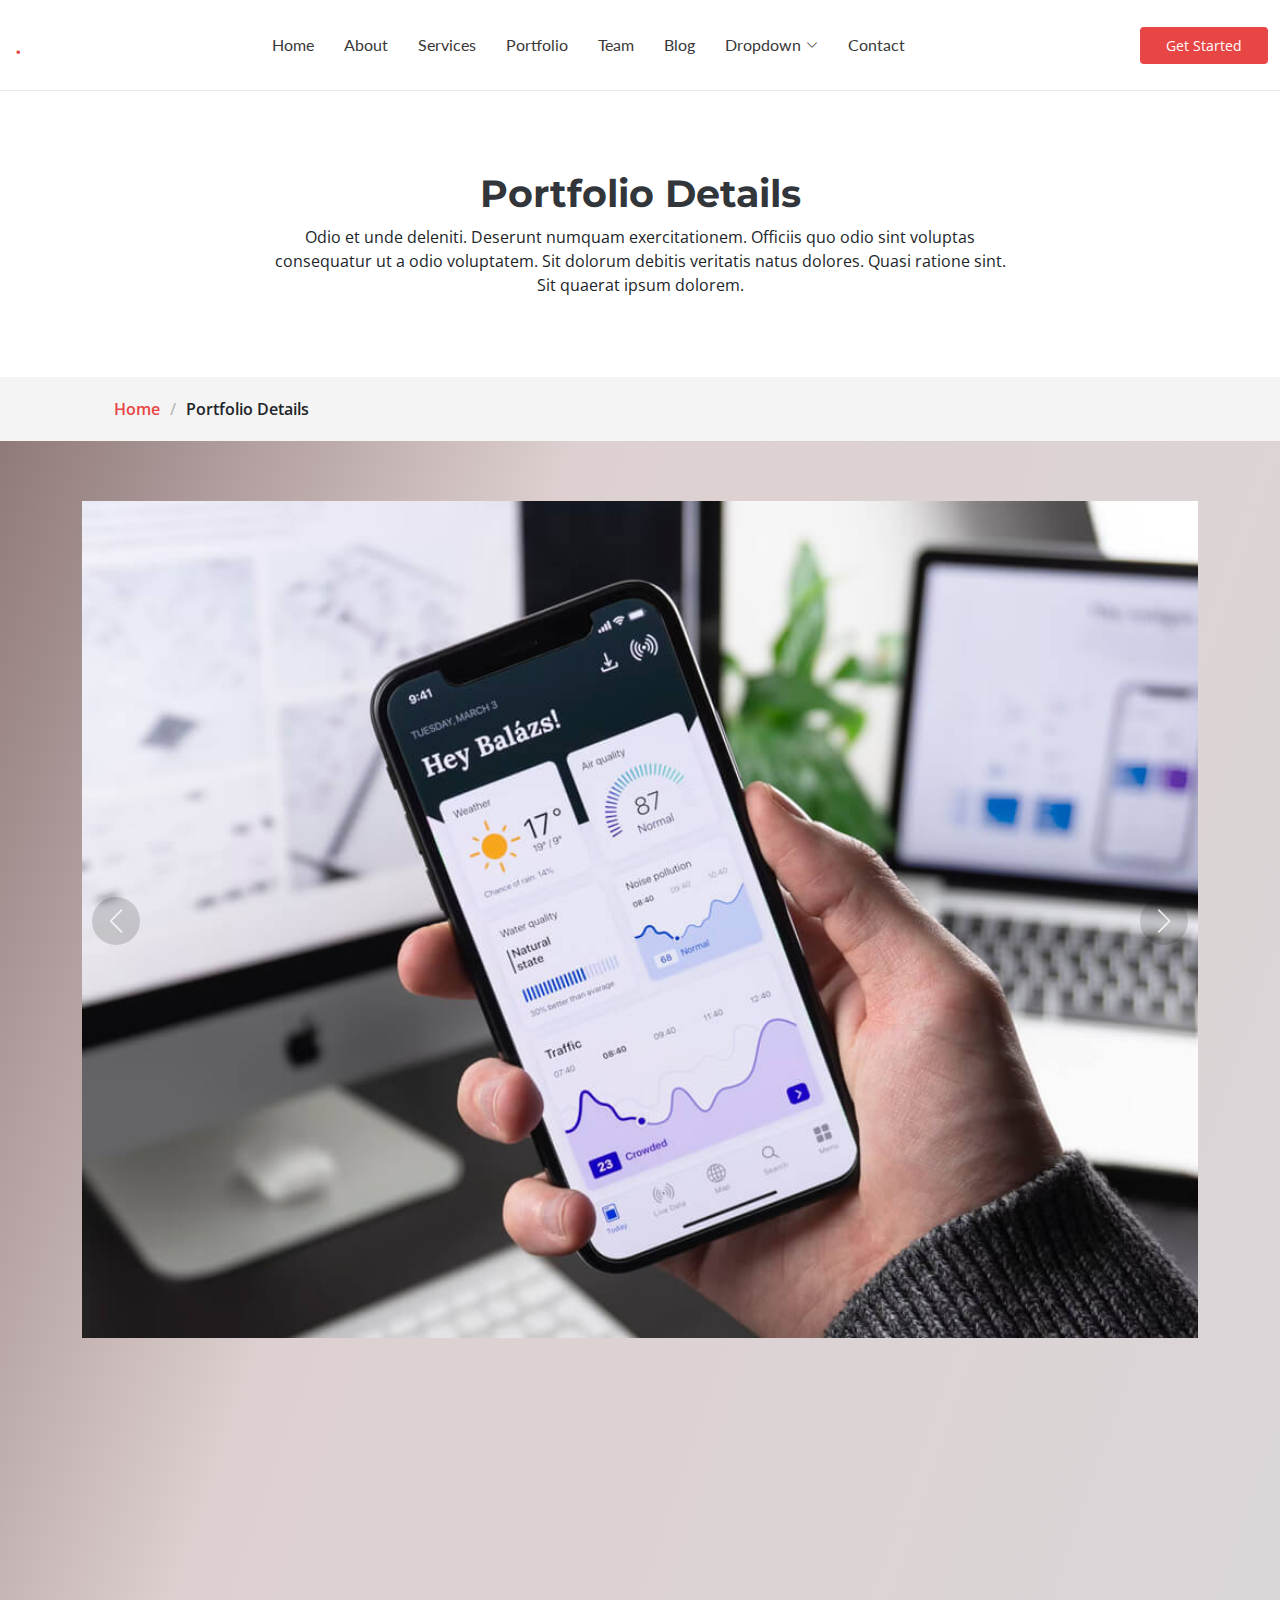
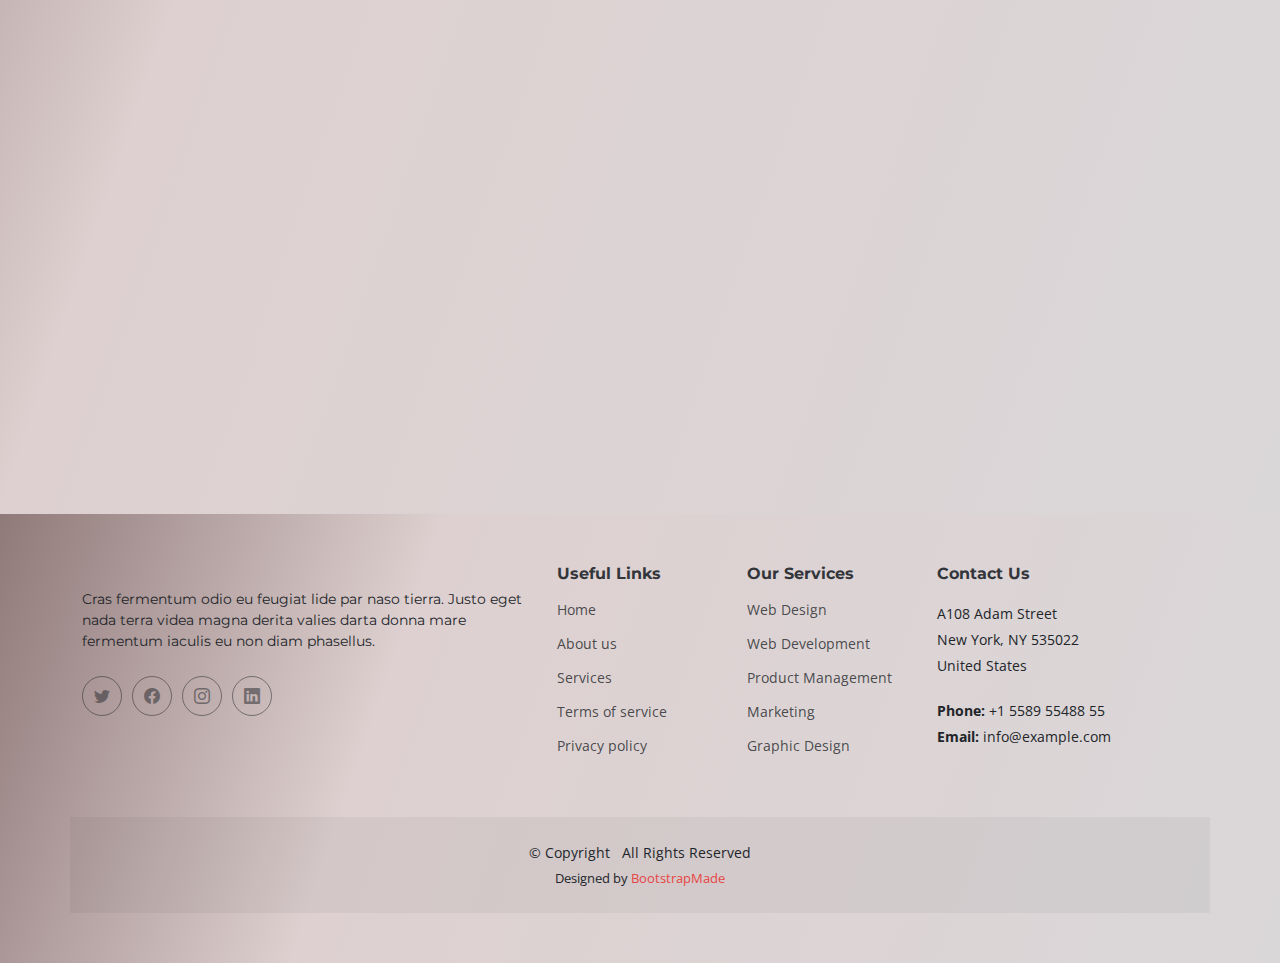
<file: portfolio-details.html>
<!DOCTYPE html>
<html lang="en">

<head>
  <meta charset="utf-8">
  <meta content="width=device-width, initial-scale=1.0" name="viewport">

  <title>Portfolio</title>
  <meta content="" name="description">
  <meta content="" name="keywords">

  <!-- Favicons -->
  <link href="assets/img/favicon.png" rel="icon">
  <link href="assets/img/apple-touch-icon.png" rel="apple-touch-icon">

  <!-- Fonts -->
  <link href="https://fonts.googleapis.com" rel="preconnect">
  <link href="https://fonts.gstatic.com" rel="preconnect" crossorigin>
  <link href="https://fonts.googleapis.com/css2?family=Open+Sans:ital,wght@0,300;0,400;0,500;0,600;0,700;0,800;1,300;1,400;1,500;1,600;1,700;1,800&family=Montserrat:ital,wght@0,100;0,200;0,300;0,400;0,500;0,600;0,700;0,800;0,900;1,100;1,200;1,300;1,400;1,500;1,600;1,700;1,800;1,900&family=Lato:ital,wght@0,100;0,300;0,400;0,700;0,900;1,100;1,300;1,400;1,700;1,900&display=swap" rel="stylesheet">

  <!-- Vendor CSS Files -->
  <link href="assets/vendor/bootstrap/css/bootstrap.min.css" rel="stylesheet">
  <link href="assets/vendor/bootstrap-icons/bootstrap-icons.css" rel="stylesheet">
  <link href="assets/vendor/glightbox/css/glightbox.min.css" rel="stylesheet">
  <link href="assets/vendor/swiper/swiper-bundle.min.css" rel="stylesheet">
  <link href="assets/vendor/aos/aos.css" rel="stylesheet">

  <!-- Template Main CSS File -->
  <link href="assets/css/main.css" rel="stylesheet">

  <!-- =======================================================
  * Template Name: Append
  * Updated: Sep 18 2023 with Bootstrap v5.3.2
  * Template URL: https://bootstrapmade.com/append-bootstrap-website-template/
  * Author: BootstrapMade.com
  * License: https://bootstrapmade.com/license/
  ======================================================== -->
</head>

<body class="portfolio-details-page" data-bs-spy="scroll" data-bs-target="#navmenu">

  <!-- ======= Header ======= -->
  <header id="header" class="header sticky-top d-flex align-items-center">
    <div class="container-fluid d-flex align-items-center justify-content-between">

      <a href="index.html" class="logo d-flex align-items-center me-auto me-xl-0">
        <!-- Uncomment the line below if you also wish to use an image logo -->
        <!-- <img src="assets/img/logo.png" alt=""> -->
        <h1></h1>
        <span>.</span>
      </a>

      <!-- Nav Menu -->
      <nav id="navmenu" class="navmenu">
        <ul>
          <li><a href="index.html#hero">Home</a></li>
          <li><a href="index.html#about">About</a></li>
          <li><a href="index.html#services">Services</a></li>
          <li><a href="index.html#portfolio">Portfolio</a></li>
          <li><a href="index.html#team">Team</a></li>
          <li><a href="blog.html">Blog</a></li>
          <li class="dropdown has-dropdown"><a href="#"><span>Dropdown</span> <i class="bi bi-chevron-down"></i></a>
            <ul class="dd-box-shadow">
              <li><a href="#">Dropdown 1</a></li>
              <li class="dropdown has-dropdown"><a href="#"><span>Deep Dropdown</span> <i class="bi bi-chevron-down"></i></a>
                <ul class="dd-box-shadow">
                  <li><a href="#">Deep Dropdown 1</a></li>
                  <li><a href="#">Deep Dropdown 2</a></li>
                  <li><a href="#">Deep Dropdown 3</a></li>
                  <li><a href="#">Deep Dropdown 4</a></li>
                  <li><a href="#">Deep Dropdown 5</a></li>
                </ul>
              </li>
              <li><a href="#">Dropdown 2</a></li>
              <li><a href="#">Dropdown 3</a></li>
              <li><a href="#">Dropdown 4</a></li>
            </ul>
          </li>
          <li><a href="index.html#contact">Contact</a></li>
        </ul>

        <i class="mobile-nav-toggle d-xl-none bi bi-list"></i>
      </nav><!-- End Nav Menu -->

      <a class="btn-getstarted" href="index.html#about">Get Started</a>

    </div>
  </header><!-- End Header -->

  <main id="main">

    <!-- Portfolio Details Page Title & Breadcrumbs -->
    <div data-aos="fade" class="page-title">
      <div class="heading">
        <div class="container">
          <div class="row d-flex justify-content-center text-center">
            <div class="col-lg-8">
              <h1>Portfolio Details</h1>
              <p class="mb-0">Odio et unde deleniti. Deserunt numquam exercitationem. Officiis quo odio sint voluptas consequatur ut a odio voluptatem. Sit dolorum debitis veritatis natus dolores. Quasi ratione sint. Sit quaerat ipsum dolorem.</p>
            </div>
          </div>
        </div>
      </div>
      <nav class="breadcrumbs">
        <div class="container">
          <ol>
            <li><a href="index.html">Home</a></li>
            <li class="current">Portfolio Details</li>
          </ol>
        </div>
      </nav>
    </div><!-- End Page Title -->

    <!-- Portfolio-details Section - Portfolio Details Page -->
    <section id="portfolio-details" class="portfolio-details">

      <div class="container" data-aos="fade-up">

        <div class="portfolio-details-slider swiper">
          <template class="swiper-config">
            {
            "loop": true,
            "speed" : 600,
            "autoplay": {
            "delay": 5000
            },
            "slidesPerView": "auto",
            "navigation": {
            "nextEl": ".swiper-button-next",
            "prevEl": ".swiper-button-prev"
            }
            }
          </template>
          <div class="swiper-wrapper align-items-center">

            <div class="swiper-slide">
              <img src="assets/img/portfolio/app-1.jpg" alt="">
            </div>

            <div class="swiper-slide">
              <img src="assets/img/portfolio/product-1.jpg" alt="">
            </div>

            <div class="swiper-slide">
              <img src="assets/img/portfolio/branding-1.jpg" alt="">
            </div>

            <div class="swiper-slide">
              <img src="assets/img/portfolio/books-1.jpg" alt="">
            </div>

          </div>
          <div class="swiper-button-prev"></div>
          <div class="swiper-button-next"></div>
        </div>

        <div class="row justify-content-between gy-4 mt-4">

          <div class="col-lg-8" data-aos="fade-up">
            <div class="portfolio-description">
              <h2>This is an example of portfolio details</h2>
              <p>
                Autem ipsum nam porro corporis rerum. Quis eos dolorem eos itaque inventore commodi labore quia quia. Exercitationem repudiandae officiis neque suscipit non officia eaque itaque enim. Voluptatem officia accusantium nesciunt est omnis tempora consectetur dignissimos. Sequi nulla at esse enim cum deserunt eius.
              </p>
              <p>
                Amet consequatur qui dolore veniam voluptatem voluptatem sit. Non aspernatur atque natus ut cum nam et. Praesentium error dolores rerum minus sequi quia veritatis eum. Eos et doloribus doloremque nesciunt molestiae laboriosam.
              </p>

              <div class="testimonial-item">
                <p>
                  <i class="bi bi-quote quote-icon-left"></i>
                  <span>Export tempor illum tamen malis malis eram quae irure esse labore quem cillum quid cillum eram malis quorum velit fore eram velit sunt aliqua noster fugiat irure amet legam anim culpa.</span>
                  <i class="bi bi-quote quote-icon-right"></i>
                </p>
                <div>
                  <img src="assets/img/testimonials/testimonials-2.jpg" class="testimonial-img" alt="">
                  <h3>Sara Wilsson</h3>
                  <h4>Designer</h4>
                </div>
              </div>

              <p>
                Impedit ipsum quae et aliquid doloribus et voluptatem quasi. Perspiciatis occaecati earum et magnam animi. Quibusdam non qui ea vitae suscipit vitae sunt. Repudiandae incidunt cumque minus deserunt assumenda tempore. Delectus voluptas necessitatibus est.
              </p>

              <p>
                Sunt voluptatum sapiente facilis quo odio aut ipsum repellat debitis. Molestiae et autem libero. Explicabo et quod necessitatibus similique quis dolor eum. Numquam eaque praesentium rem et qui nesciunt.
              </p>

            </div>
          </div>

          <div class="col-lg-3" data-aos="fade-up" data-aos-delay="100">
            <div class="portfolio-info">
              <h3>Project information</h3>
              <ul>
                <li><strong>Category</strong> Web design</li>
                <li><strong>Client</strong> ASU Company</li>
                <li><strong>Project date</strong> 01 March, 2020</li>
                <li><strong>Project URL</strong> <a href="#">www.example.com</a></li>
                <li><a href="#" class="btn-visit align-self-start">Visit Website</a></li>
              </ul>
            </div>
          </div>

        </div>

      </div>

    </section><!-- End Portfolio-details Section -->

  </main>

  <!-- ======= Footer ======= -->
  <footer id="footer" class="footer">

    <div class="container footer-top">
      <div class="row gy-4">
        <div class="col-lg-5 col-md-12 footer-about">
          <a href="index.html" class="logo d-flex align-items-center">
            <span></span>
          </a>
          <p>Cras fermentum odio eu feugiat lide par naso tierra. Justo eget nada terra videa magna derita valies darta donna mare fermentum iaculis eu non diam phasellus.</p>
          <div class="social-links d-flex mt-4">
            <a href=""><i class="bi bi-twitter"></i></a>
            <a href=""><i class="bi bi-facebook"></i></a>
            <a href=""><i class="bi bi-instagram"></i></a>
            <a href=""><i class="bi bi-linkedin"></i></a>
          </div>
        </div>

        <div class="col-lg-2 col-6 footer-links">
          <h4>Useful Links</h4>
          <ul>
            <li><a href="#">Home</a></li>
            <li><a href="#">About us</a></li>
            <li><a href="#">Services</a></li>
            <li><a href="#">Terms of service</a></li>
            <li><a href="#">Privacy policy</a></li>
          </ul>
        </div>

        <div class="col-lg-2 col-6 footer-links">
          <h4>Our Services</h4>
          <ul>
            <li><a href="#">Web Design</a></li>
            <li><a href="#">Web Development</a></li>
            <li><a href="#">Product Management</a></li>
            <li><a href="#">Marketing</a></li>
            <li><a href="#">Graphic Design</a></li>
          </ul>
        </div>

        <div class="col-lg-3 col-md-12 footer-contact text-center text-md-start">
          <h4>Contact Us</h4>
          <p>A108 Adam Street</p>
          <p>New York, NY 535022</p>
          <p>United States</p>
          <p class="mt-4"><strong>Phone:</strong> <span>+1 5589 55488 55</span></p>
          <p><strong>Email:</strong> <span>info@example.com</span></p>
        </div>

      </div>
    </div>

    <div class="container copyright text-center mt-4">
      <p>&copy; <span>Copyright</span> <strong class="px-1"></strong> <span>All Rights Reserved</span></p>
      <div class="credits">
        <!-- All the links in the footer should remain intact. -->
        <!-- You can delete the links only if you've purchased the pro version. -->
        <!-- Licensing information: https://bootstrapmade.com/license/ -->
        <!-- Purchase the pro version with working PHP/AJAX contact form: [buy-url] -->
        Designed by <a href="https://bootstrapmade.com/">BootstrapMade</a>
      </div>
    </div>

  </footer><!-- End Footer -->

  <!-- Scroll Top Button -->
  <a href="#" id="scroll-top" class="scroll-top d-flex align-items-center justify-content-center"><i class="bi bi-arrow-up-short"></i></a>

  <!-- Preloader -->
  <div id="preloader">
    <div></div>
    <div></div>
    <div></div>
    <div></div>
  </div>

  <!-- Vendor JS Files -->
  <script src="assets/vendor/bootstrap/js/bootstrap.bundle.min.js"></script>
  <script src="assets/vendor/glightbox/js/glightbox.min.js"></script>
  <script src="assets/vendor/purecounter/purecounter_vanilla.js"></script>
  <script src="assets/vendor/isotope-layout/isotope.pkgd.min.js"></script>
  <script src="assets/vendor/swiper/swiper-bundle.min.js"></script>
  <script src="assets/vendor/aos/aos.js"></script>
  <script src="assets/vendor/php-email-form/validate.js"></script>

  <!-- Template Main JS File -->
  <script src="assets/js/main.js"></script>

</body>

</html>
</file>
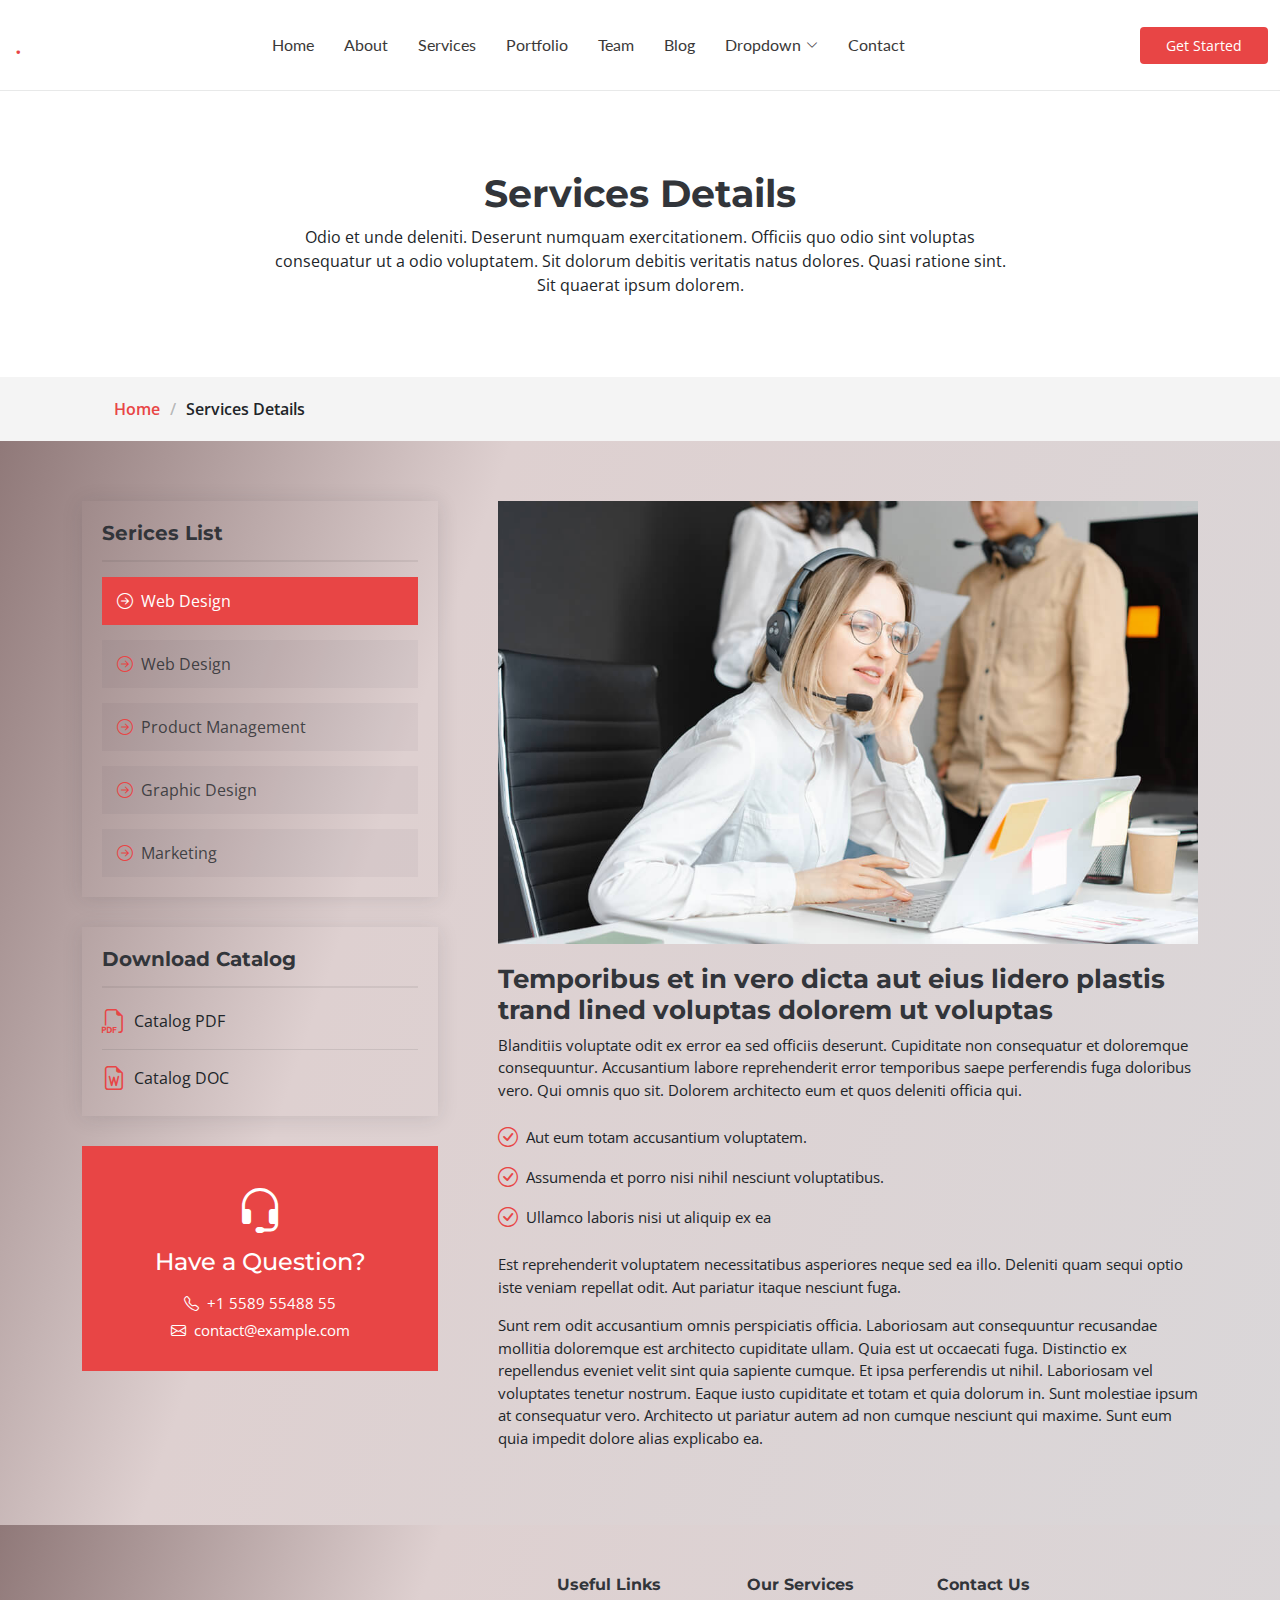
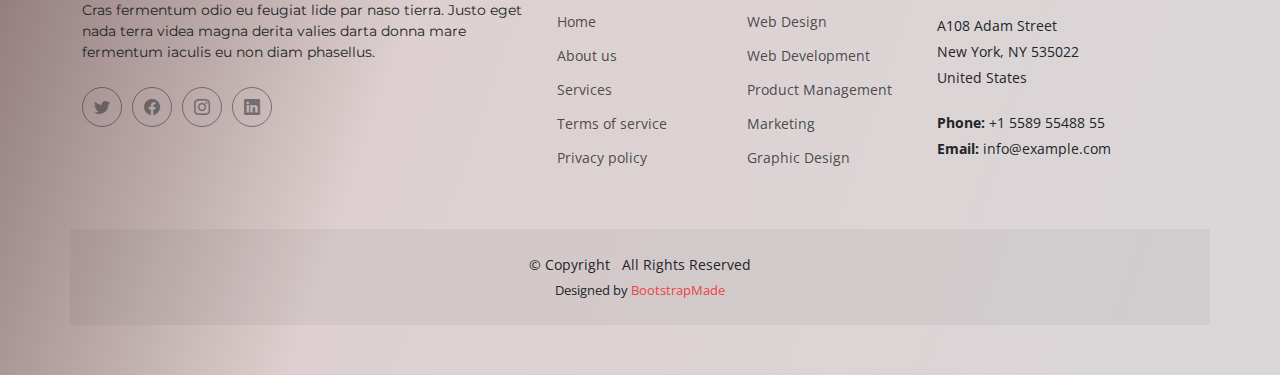
<file: services-details.html>
<!DOCTYPE html>
<html lang="en">

<head>
  <meta charset="utf-8">
  <meta content="width=device-width, initial-scale=1.0" name="viewport">

  <title>Services</title>
  <meta content="" name="description">
  <meta content="" name="keywords">

  <!-- Favicons -->
  <link href="assets/img/favicon.png" rel="icon">
  <link href="assets/img/apple-touch-icon.png" rel="apple-touch-icon">

  <!-- Fonts -->
  <link href="https://fonts.googleapis.com" rel="preconnect">
  <link href="https://fonts.gstatic.com" rel="preconnect" crossorigin>
  <link href="https://fonts.googleapis.com/css2?family=Open+Sans:ital,wght@0,300;0,400;0,500;0,600;0,700;0,800;1,300;1,400;1,500;1,600;1,700;1,800&family=Montserrat:ital,wght@0,100;0,200;0,300;0,400;0,500;0,600;0,700;0,800;0,900;1,100;1,200;1,300;1,400;1,500;1,600;1,700;1,800;1,900&family=Lato:ital,wght@0,100;0,300;0,400;0,700;0,900;1,100;1,300;1,400;1,700;1,900&display=swap" rel="stylesheet">

  <!-- Vendor CSS Files -->
  <link href="assets/vendor/bootstrap/css/bootstrap.min.css" rel="stylesheet">
  <link href="assets/vendor/bootstrap-icons/bootstrap-icons.css" rel="stylesheet">
  <link href="assets/vendor/glightbox/css/glightbox.min.css" rel="stylesheet">
  <link href="assets/vendor/swiper/swiper-bundle.min.css" rel="stylesheet">
  <link href="assets/vendor/aos/aos.css" rel="stylesheet">

  <!-- Template Main CSS File -->
  <link href="assets/css/main.css" rel="stylesheet">

  <!-- =======================================================
  * Template Name: Append
  * Updated: Sep 18 2023 with Bootstrap v5.3.2
  * Template URL: https://bootstrapmade.com/append-bootstrap-website-template/
  * Author: BootstrapMade.com
  * License: https://bootstrapmade.com/license/
  ======================================================== -->
</head>

<body class="services-details-page" data-bs-spy="scroll" data-bs-target="#navmenu">

  <!-- ======= Header ======= -->
  <header id="header" class="header sticky-top d-flex align-items-center">
    <div class="container-fluid d-flex align-items-center justify-content-between">

      <a href="index.html" class="logo d-flex align-items-center me-auto me-xl-0">
        <!-- Uncomment the line below if you also wish to use an image logo -->
        <!-- <img src="assets/img/logo.png" alt=""> -->
        <h1></h1>
        <span>.</span>
      </a>

      <!-- Nav Menu -->
      <nav id="navmenu" class="navmenu">
        <ul>
          <li><a href="index.html#hero">Home</a></li>
          <li><a href="index.html#about">About</a></li>
          <li><a href="index.html#services">Services</a></li>
          <li><a href="index.html#portfolio">Portfolio</a></li>
          <li><a href="index.html#team">Team</a></li>
          <li><a href="blog.html">Blog</a></li>
          <li class="dropdown has-dropdown"><a href="#"><span>Dropdown</span> <i class="bi bi-chevron-down"></i></a>
            <ul class="dd-box-shadow">
              <li><a href="#">Dropdown 1</a></li>
              <li class="dropdown has-dropdown"><a href="#"><span>Deep Dropdown</span> <i class="bi bi-chevron-down"></i></a>
                <ul class="dd-box-shadow">
                  <li><a href="#">Deep Dropdown 1</a></li>
                  <li><a href="#">Deep Dropdown 2</a></li>
                  <li><a href="#">Deep Dropdown 3</a></li>
                  <li><a href="#">Deep Dropdown 4</a></li>
                  <li><a href="#">Deep Dropdown 5</a></li>
                </ul>
              </li>
              <li><a href="#">Dropdown 2</a></li>
              <li><a href="#">Dropdown 3</a></li>
              <li><a href="#">Dropdown 4</a></li>
            </ul>
          </li>
          <li><a href="index.html#contact">Contact</a></li>
        </ul>

        <i class="mobile-nav-toggle d-xl-none bi bi-list"></i>
      </nav><!-- End Nav Menu -->

      <a class="btn-getstarted" href="index.html#about">Get Started</a>

    </div>
  </header><!-- End Header -->

  <main id="main">

    <!-- Services Details Page Title & Breadcrumbs -->
    <div data-aos="fade" class="page-title">
      <div class="heading">
        <div class="container">
          <div class="row d-flex justify-content-center text-center">
            <div class="col-lg-8">
              <h1>Services Details</h1>
              <p class="mb-0">Odio et unde deleniti. Deserunt numquam exercitationem. Officiis quo odio sint voluptas consequatur ut a odio voluptatem. Sit dolorum debitis veritatis natus dolores. Quasi ratione sint. Sit quaerat ipsum dolorem.</p>
            </div>
          </div>
        </div>
      </div>
      <nav class="breadcrumbs">
        <div class="container">
          <ol>
            <li><a href="index.html">Home</a></li>
            <li class="current">Services Details</li>
          </ol>
        </div>
      </nav>
    </div><!-- End Page Title -->

    <!-- Service-details Section - Services Details Page -->
    <section id="service-details" class="service-details">

      <div class="container">

        <div class="row gy-5">

          <div class="col-lg-4" data-aos="fade-up" data-aos-delay="100">

            <div class="service-box">
              <h4>Serices List</h4>
              <div class="services-list">
                <a href="#" class="active"><i class="bi bi-arrow-right-circle"></i><span>Web Design</span></a>
                <a href="#"><i class="bi bi-arrow-right-circle"></i><span>Web Design</span></a>
                <a href="#"><i class="bi bi-arrow-right-circle"></i><span>Product Management</span></a>
                <a href="#"><i class="bi bi-arrow-right-circle"></i><span>Graphic Design</span></a>
                <a href="#"><i class="bi bi-arrow-right-circle"></i><span>Marketing</span></a>
              </div>
            </div><!-- End Services List -->

            <div class="service-box">
              <h4>Download Catalog</h4>
              <div class="download-catalog">
                <a href="#"><i class="bi bi-filetype-pdf"></i><span>Catalog PDF</span></a>
                <a href="#"><i class="bi bi-file-earmark-word"></i><span>Catalog DOC</span></a>
              </div>
            </div><!-- End Services List -->

            <div class="help-box d-flex flex-column justify-content-center align-items-center">
              <i class="bi bi-headset help-icon"></i>
              <h4>Have a Question?</h4>
              <p class="d-flex align-items-center mt-2 mb-0"><i class="bi bi-telephone me-2"></i> <span>+1 5589 55488 55</span></p>
              <p class="d-flex align-items-center mt-1 mb-0"><i class="bi bi-envelope me-2"></i> <a href="mailto:contact@example.com">contact@example.com</a></span></p>
            </div>

          </div>

          <div class="col-lg-8 ps-lg-5" data-aos="fade-up" data-aos-delay="200">
            <img src="assets/img/services.jpg" alt="" class="img-fluid services-img">
            <h3>Temporibus et in vero dicta aut eius lidero plastis trand lined voluptas dolorem ut voluptas</h3>
            <p>
              Blanditiis voluptate odit ex error ea sed officiis deserunt. Cupiditate non consequatur et doloremque consequuntur. Accusantium labore reprehenderit error temporibus saepe perferendis fuga doloribus vero. Qui omnis quo sit. Dolorem architecto eum et quos deleniti officia qui.
            </p>
            <ul>
              <li><i class="bi bi-check-circle"></i> <span>Aut eum totam accusantium voluptatem.</span></li>
              <li><i class="bi bi-check-circle"></i> <span>Assumenda et porro nisi nihil nesciunt voluptatibus.</span></li>
              <li><i class="bi bi-check-circle"></i> <span>Ullamco laboris nisi ut aliquip ex ea</span></li>
            </ul>
            <p>
              Est reprehenderit voluptatem necessitatibus asperiores neque sed ea illo. Deleniti quam sequi optio iste veniam repellat odit. Aut pariatur itaque nesciunt fuga.
            </p>
            <p>
              Sunt rem odit accusantium omnis perspiciatis officia. Laboriosam aut consequuntur recusandae mollitia doloremque est architecto cupiditate ullam. Quia est ut occaecati fuga. Distinctio ex repellendus eveniet velit sint quia sapiente cumque. Et ipsa perferendis ut nihil. Laboriosam vel voluptates tenetur nostrum. Eaque iusto cupiditate et totam et quia dolorum in. Sunt molestiae ipsum at consequatur vero. Architecto ut pariatur autem ad non cumque nesciunt qui maxime. Sunt eum quia impedit dolore alias explicabo ea.
            </p>
          </div>

        </div>

      </div>

    </section><!-- End Service-details Section -->

  </main>

  <!-- ======= Footer ======= -->
  <footer id="footer" class="footer">

    <div class="container footer-top">
      <div class="row gy-4">
        <div class="col-lg-5 col-md-12 footer-about">
          <a href="index.html" class="logo d-flex align-items-center">
            <span></span>
          </a>
          <p>Cras fermentum odio eu feugiat lide par naso tierra. Justo eget nada terra videa magna derita valies darta donna mare fermentum iaculis eu non diam phasellus.</p>
          <div class="social-links d-flex mt-4">
            <a href=""><i class="bi bi-twitter"></i></a>
            <a href=""><i class="bi bi-facebook"></i></a>
            <a href=""><i class="bi bi-instagram"></i></a>
            <a href=""><i class="bi bi-linkedin"></i></a>
          </div>
        </div>

        <div class="col-lg-2 col-6 footer-links">
          <h4>Useful Links</h4>
          <ul>
            <li><a href="#">Home</a></li>
            <li><a href="#">About us</a></li>
            <li><a href="#">Services</a></li>
            <li><a href="#">Terms of service</a></li>
            <li><a href="#">Privacy policy</a></li>
          </ul>
        </div>

        <div class="col-lg-2 col-6 footer-links">
          <h4>Our Services</h4>
          <ul>
            <li><a href="#">Web Design</a></li>
            <li><a href="#">Web Development</a></li>
            <li><a href="#">Product Management</a></li>
            <li><a href="#">Marketing</a></li>
            <li><a href="#">Graphic Design</a></li>
          </ul>
        </div>

        <div class="col-lg-3 col-md-12 footer-contact text-center text-md-start">
          <h4>Contact Us</h4>
          <p>A108 Adam Street</p>
          <p>New York, NY 535022</p>
          <p>United States</p>
          <p class="mt-4"><strong>Phone:</strong> <span>+1 5589 55488 55</span></p>
          <p><strong>Email:</strong> <span>info@example.com</span></p>
        </div>

      </div>
    </div>

    <div class="container copyright text-center mt-4">
      <p>&copy; <span>Copyright</span> <strong class="px-1"></strong> <span>All Rights Reserved</span></p>
      <div class="credits">
        <!-- All the links in the footer should remain intact. -->
        <!-- You can delete the links only if you've purchased the pro version. -->
        <!-- Licensing information: https://bootstrapmade.com/license/ -->
        <!-- Purchase the pro version with working PHP/AJAX contact form: [buy-url] -->
        Designed by <a href="https://bootstrapmade.com/">BootstrapMade</a>
      </div>
    </div>

  </footer><!-- End Footer -->

  <!-- Scroll Top Button -->
  <a href="#" id="scroll-top" class="scroll-top d-flex align-items-center justify-content-center"><i class="bi bi-arrow-up-short"></i></a>

  <!-- Preloader -->
  <div id="preloader">
    <div></div>
    <div></div>
    <div></div>
    <div></div>
  </div>

  <!-- Vendor JS Files -->
  <script src="assets/vendor/bootstrap/js/bootstrap.bundle.min.js"></script>
  <script src="assets/vendor/glightbox/js/glightbox.min.js"></script>
  <script src="assets/vendor/purecounter/purecounter_vanilla.js"></script>
  <script src="assets/vendor/isotope-layout/isotope.pkgd.min.js"></script>
  <script src="assets/vendor/swiper/swiper-bundle.min.js"></script>
  <script src="assets/vendor/aos/aos.js"></script>
  <script src="assets/vendor/php-email-form/validate.js"></script>

  <!-- Template Main JS File -->
  <script src="assets/js/main.js"></script>

</body>

</html>
</file>
<file: style.css>
body {
    background: #907979;
    font-family: 'Poppins', sans-serif;
}

.dashboard-container {
    font-family: Cambria, Cochin, Georgia, Times, 'Times New Roman', serif, sans-serif;
    text-align: center;
}
#form {
    width: 300px;
    margin: 20vh auto 0 auto;
    padding: 20px;
    background: rgb(193, 178, 178);
    border-radius: 4px;
    font-size: 12px;
}

#form h1 {
    color: #0f2027;
    text-align: center;
}

#form button {
    padding: 10px;
    margin-top: 10px;
    width: 100%;
    background: #c8b8bf;
    border-radius: 4px;
}

.input-control {
    display: flex;
    flex-direction: column;
}

.input-control input {
    border: 2px solid #f0f0f0;
	border-radius: 4px;
	display: block;
	font-size: 12px;
	padding: 10px;
	width: 100%;
}

.input-control input:focus {
    outline: 0;
}

.input-control.success input {
    border-color: #09c372;
}

.input-control.error input {
    border-color: #ff3860;
}

.input-control .error {
    color: #ff3860;
    font-size: 9px;
    height: 13px;
}
</file>
<file: assets/css/main.css>
/**
* Template Name: Append
* Updated: Sep 18 2023 with Bootstrap v5.3.2
* Template URL: https://bootstrapmade.com/append-bootstrap-website-template/
* Author: BootstrapMade.com
* License: https://bootstrapmade.com/license/
*/

/*--------------------------------------------------------------
# Font & Color Variables
# Help: https://bootstrapmade.com/color-system/
--------------------------------------------------------------*/
/* Fonts */
:root {
  --default-font: "Open Sans", system-ui, -apple-system, "Segoe UI", Roboto, "Helvetica Neue", Arial, "Noto Sans", "Liberation Sans", sans-serif, "Apple Color Emoji", "Segoe UI Emoji", "Segoe UI Symbol", "Noto Color Emoji";
  --heading-font: "Montserrat", sans-serif;
  --nav-font: "Lato", sans-serif;
}

/* Global Colors */
:root {
  --background-color: #ffffff;
  --background-color-rgb: 255, 255, 255;
  --default-color: #212529;
  --default-color-rgb: 33, 37, 41;
  --primary-color: #e84545;
  --primary-color-rgb: 232, 69, 69;
  --secondary-color: #32353a;
  --secondary-color-rgb: 50, 53, 58;
  --contrast-color: #ffffff;
  --contrast-color-rgb: 255, 255, 255;
}

/* Nav Menu Colors */
:root {
  --nav-color: #3a3939;
  --nav-hover-color: #e84545;
  --nav-dropdown-color: #3a3939;
  --nav-dropdown-hover-color: #e84545;
  --nav-dropdown-background-color: #ffffff;
  --nav-mobile-background-color: #ffffff;
}

/* Smooth scroll */
:root {
  scroll-behavior: smooth;
}

/*--------------------------------------------------------------
# General
--------------------------------------------------------------*/
body {
  color: var(--default-color);
  background-color: var(--background-color);
  font-family: var(--default-font);
}

a {
  color: var(--primary-color);
  text-decoration: none;
  transition: 0.3s;
}

a:hover {
  color: rgba(var(--primary-color-rgb), 0.7);
  text-decoration: none;
}

h1,
h2,
h3,
h4,
h5,
h6 {
  color: var(--secondary-color);
  font-family: var(--heading-font);
}

section {
  background: rgb(218,215,217);
  background: linear-gradient(289deg, rgba(218,215,217,1) 0%, rgba(222,208,208,1) 69%, rgba(144,121,121,1) 100%, rgba(126,115,99,1) 100%);
  padding: 60px 0;
  overflow: clip;
}

/*--------------------------------------------------------------
# Section Title
--------------------------------------------------------------*/
.section-title {
  text-align: center;
  padding-bottom: 60px;
}

.section-title h2 {
  font-size: 32px;
  font-weight: 700;
  position: relative;
}

.section-title h2:before,
.section-title h2:after {
  content: "";
  width: 50px;
  height: 2px;
  background: var(--primary-color);
  display: inline-block;
}

.section-title h2:before {
  margin: 0 15px 10px 0;
}

.section-title h2:after {
  margin: 0 0 10px 15px;
}

.section-title p {
  margin-bottom: 0;
}

/*--------------------------------------------------------------
# Page Title & Breadcrumbs
--------------------------------------------------------------*/
.page-title {
  color: var(--default-color);
  background-color: var(--background-color);
}

.page-title .heading {
  padding: 80px 0;
  border-top: 1px solid rgba(var(--default-color-rgb), 0.1);
}

.page-title .heading h1 {
  font-size: 38px;
  font-weight: 700;
  color: var(--secondary-color);
}

.page-title nav {
  background-color: rgba(var(--default-color-rgb), 0.05);
  padding: 20px 0;
}

.page-title nav ol {
  display: flex;
  flex-wrap: wrap;
  list-style: none;
  margin: 0;
  font-size: 16px;
  font-weight: 600;
}

.page-title nav ol li+li {
  padding-left: 10px;
}

.page-title nav ol li+li::before {
  content: "/";
  display: inline-block;
  padding-right: 10px;
  color: rgba(var(--default-color-rgb), 0.3);
}

/*--------------------------------------------------------------
# Global Header
--------------------------------------------------------------*/
.header {
  --background-color: #ffffff;
  color: var(--default-color);
  background-color: var(--background-color);
  padding: 15px 0;
  transition: all 0.5s;
  z-index: 997;
}

.header .logo img {
  max-height: 40px;
  margin-right: 6px;
}

.header .logo h1 {
  font-size: 24px;
  margin: 0;
  font-weight: 600;
  color: var(--secondary-color);
}

.header .logo span {
  color: var(--primary-color);
  font-size: 24px;
  font-weight: 600;
  padding-left: 3px;
}

.header .btn-getstarted,
.header .btn-getstarted:focus {
  color: var(--contrast-color);
  background: var(--primary-color);
  font-size: 14px;
  padding: 8px 26px;
  margin: 0;
  border-radius: 4px;
  transition: 0.3s;
}

.header .btn-getstarted:hover,
.header .btn-getstarted:focus:hover {
  color: var(--contrast-color);
  background: rgba(var(--primary-color-rgb), 0.85);
}

@media (max-width: 1200px) {
  .header .logo {
    order: 1;
  }

  .header .btn-getstarted {
    order: 2;
    margin: 0 15px 0 0;
    padding: 6px 20px;
  }

  .header .navmenu {
    order: 3;
  }
}

/* Global Header on page scroll
------------------------------*/
.scrolled .header {
  --background-color: #ffffff;
  --secondary-color: #444444;
  --nav-color: #444444;
  --nav-hover-color: #e84545;
  box-shadow: 0 0 30px 10px rgba(0, 0, 0, 0.1);
}

/* Global Scroll Margin Top
------------------------------*/
section {
  scroll-margin-top: 90px;
}

@media (max-width: 1199px) {
  section {
    scroll-margin-top: 66px;
  }
}

/* Home Page Custom Header
------------------------------*/
.index-page .header {
  background: rgb(218,215,217);
  background: linear-gradient(289deg, rgba(218,215,217,1) 0%, rgba(222,208,208,1) 69%, rgba(144,121,121,1) 100%, rgba(126,115,99,1) 100%);
}

/* Home Page Custom Header on page scroll
------------------------------*/
.index-page.scrolled .header {
  --background-color: #ffffff;
  --secondary-color: #444444;
  --nav-color: #444444;
  --nav-hover-color: #d83535;
}

/*--------------------------------------------------------------
# Navigation Menu
--------------------------------------------------------------*/
/* Desktop Navigation */
@media (min-width: 1200px) {
  .navmenu {
    padding: 0;
  }

  .navmenu ul {
    margin: 0;
    padding: 0;
    display: flex;
    list-style: none;
    align-items: center;
  }

  .navmenu li {
    position: relative;
  }

  .navmenu a,
  .navmenu a:focus {
    color: var(--nav-color);
    padding: 18px 15px;
    font-size: 16px;
    font-family: var(--nav-font);
    font-weight: 400;
    display: flex;
    align-items: center;
    justify-content: space-between;
    white-space: nowrap;
    transition: 0.3s;
  }

  .navmenu a i,
  .navmenu a:focus i {
    font-size: 12px;
    line-height: 0;
    margin-left: 5px;
    transition: 0.3s;
  }

  .navmenu li:last-child a {
    padding-right: 0;
  }

  .navmenu li:hover>a,
  .navmenu .active,
  .navmenu .active:focus {
    color: var(--nav-hover-color);
  }

  .navmenu .dropdown ul {
    margin: 0;
    padding: 10px 0;
    background: var(--nav-dropdown-background-color);
    display: block;
    position: absolute;
    visibility: hidden;
    left: 14px;
    top: 130%;
    opacity: 0;
    transition: 0.3s;
    border-radius: 4px;
    z-index: 99;
  }

  .navmenu .dropdown ul li {
    min-width: 200px;
  }

  .navmenu .dropdown ul a {
    padding: 10px 20px;
    font-size: 15px;
    text-transform: none;
    color: var(--nav-dropdown-color);
  }

  .navmenu .dropdown ul a i {
    font-size: 12px;
  }

  .navmenu .dropdown ul a:hover,
  .navmenu .dropdown ul .active:hover,
  .navmenu .dropdown ul li:hover>a {
    color: var(--nav-dropdown-hover-color);
  }

  .navmenu .dropdown:hover>ul {
    opacity: 1;
    top: 100%;
    visibility: visible;
  }

  .navmenu .dropdown .dropdown ul {
    top: 0;
    left: -90%;
    visibility: hidden;
  }

  .navmenu .dropdown .dropdown:hover>ul {
    opacity: 1;
    top: 0;
    left: -100%;
    visibility: visible;
  }

  .navmenu .megamenu {
    position: static;
  }

  .navmenu .megamenu ul {
    margin: 0;
    padding: 10px;
    background: var(--nav-dropdown-background-color);
    box-shadow: 0px 0px 20px rgba(var(--default-color-rgb), 0.1);
    display: block;
    position: absolute;
    top: 130%;
    left: 0;
    right: 0;
    visibility: hidden;
    opacity: 0;
    display: flex;
    transition: 0.3s;
    border-radius: 4px;
    z-index: 99;
  }

  .navmenu .megamenu ul li {
    flex: 1;
  }

  .navmenu .megamenu ul li a,
  .navmenu .megamenu ul li:hover>a {
    padding: 10px 20px;
    font-size: 15px;
    color: var(--nav-dropdown-color);
  }

  .navmenu .megamenu ul li a:hover,
  .navmenu .megamenu ul li .active,
  .navmenu .megamenu ul li .active:hover {
    color: var(--nav-dropdown-hover-color);
  }

  .navmenu .megamenu:hover>ul {
    opacity: 1;
    top: 100%;
    visibility: visible;
  }

  .navmenu .dd-box-shadow {
    box-shadow: 0px 0px 30px rgba(var(--default-color-rgb), 0.15);
  }
}

/* Mobile Navigation */
@media (max-width: 1199px) {
  .mobile-nav-toggle {
    color: var(--nav-color);
    font-size: 28px;
    line-height: 0;
    margin-right: 10px;
    cursor: pointer;
    transition: color 0.3s;
  }

  .navmenu {
    padding: 0;
    z-index: 9997;
  }

  .navmenu ul {
    display: none;
    position: absolute;
    inset: 60px 20px 20px 20px;
    padding: 10px 0;
    margin: 0;
    border-radius: 6px;
    background-color: var(--nav-mobile-background-color);
    overflow-y: auto;
    transition: 0.3s;
    z-index: 9998;
    box-shadow: 0px 0px 30px rgba(var(--default-color-rgb), 0.1);
  }

  .navmenu a,
  .navmenu a:focus {
    color: var(--nav-dropdown-color);
    padding: 10px 20px;
    font-family: var(--nav-font);
    font-size: 17px;
    font-weight: 500;
    display: flex;
    align-items: center;
    justify-content: space-between;
    white-space: nowrap;
    transition: 0.3s;
  }

  .navmenu a i,
  .navmenu a:focus i {
    font-size: 12px;
    line-height: 0;
    margin-left: 5px;
    width: 30px;
    height: 30px;
    display: flex;
    align-items: center;
    justify-content: center;
    border-radius: 50%;
    transition: 0.3s;
    background-color: rgba(var(--primary-color-rgb), 0.1);
  }

  .navmenu a i:hover,
  .navmenu a:focus i:hover {
    background-color: var(--primary-color);
    color: var(--contrast-color);
  }

  .navmenu a:hover,
  .navmenu .active,
  .navmenu .active:focus {
    color: var(--nav-dropdown-hover-color);
  }

  .navmenu .active i,
  .navmenu .active:focus i {
    background-color: var(--primary-color);
    color: var(--contrast-color);
    transform: rotate(180deg);
  }

  .navmenu .dropdown ul,
  .navmenu .megamenu ul {
    position: static;
    display: none;
    z-index: 99;
    padding: 10px 0;
    margin: 10px 20px;
    background-color: var(--nav-dropdown-background-color);
    transition: all 0.5s ease-in-out;
  }

  .navmenu .dropdown ul ul,
  .navmenu .megamenu ul ul {
    background-color: rgba(33, 37, 41, 0.1);
  }

  .navmenu .dropdown>.dropdown-active,
  .navmenu .megamenu>.dropdown-active {
    display: block;
    background-color: rgba(33, 37, 41, 0.03);
  }

  .mobile-nav-active {
    overflow: hidden;
  }

  .mobile-nav-active .mobile-nav-toggle {
    color: #fff;
    position: absolute;
    font-size: 32px;
    top: 15px;
    right: 15px;
    margin-right: 0;
    z-index: 9999;
  }

  .mobile-nav-active .navmenu {
    position: fixed;
    overflow: hidden;
    inset: 0;
    background: rgba(33, 37, 41, 0.8);
    transition: 0.3s;
  }

  .mobile-nav-active .navmenu>ul {
    display: block;
  }
}

/*--------------------------------------------------------------
# Scroll Top Button
--------------------------------------------------------------*/
.scroll-top {
  position: fixed;
  visibility: hidden;
  opacity: 0;
  right: 15px;
  bottom: 15px;
  z-index: 99999;
  background-color: var(--primary-color);
  width: 40px;
  height: 40px;
  border-radius: 4px;
  transition: all 0.4s;
}

.scroll-top i {
  font-size: 24px;
  color: #ffffff;
  line-height: 0;
}

.scroll-top:hover {
  background-color: rgba(var(--primary-color-rgb), 0.8);
  color: #ffffff;
}

.scroll-top.active {
  visibility: visible;
  opacity: 1;
}

/*--------------------------------------------------------------
# Preloader
--------------------------------------------------------------*/
#preloader {
  position: fixed;
  inset: 0;
  z-index: 9999;
  overflow: hidden;
  background-color: var(--background-color);
  transition: all 0.6s ease-out;
  width: 100%;
  height: 100vh;
  display: flex;
  align-items: center;
  justify-content: center;
}

#preloader div {
  width: 13px;
  height: 13px;
  background-color: var(--primary-color);
  border-radius: 50%;
  animation-timing-function: cubic-bezier(0, 1, 1, 0);
  position: absolute;
  left: 50%;
}

#preloader div:nth-child(1) {
  left: calc(50% + 8px);
  animation: animate-preloader-1 0.6s infinite;
}

#preloader div:nth-child(2) {
  left: calc(50% + 8px);
  animation: animate-preloader-2 0.6s infinite;
}

#preloader div:nth-child(3) {
  left: calc(50% + 32px);
  animation: animate-preloader-2 0.6s infinite;
}

#preloader div:nth-child(4) {
  left: calc(50% + 56px);
  animation: animate-preloader-3 0.6s infinite;
}

@keyframes animate-preloader-1 {
  0% {
    transform: scale(0);
  }

  100% {
    transform: scale(1);
  }
}

@keyframes animate-preloader-3 {
  0% {
    transform: scale(1);
  }

  100% {
    transform: scale(0);
  }
}

@keyframes animate-preloader-2 {
  0% {
    transform: translate(0, 0);
  }

  100% {
    transform: translate(24px, 0);
  }
}

/*--------------------------------------------------------------
# Disable aos animation delay on mobile devices
--------------------------------------------------------------*/
@media screen and (max-width: 768px) {
  [data-aos-delay] {
    transition-delay: 0 !important;
  }
}

/*--------------------------------------------------------------
# Footer
--------------------------------------------------------------*/
.footer {
  background: rgb(218,215,217);
  background: linear-gradient(289deg, rgba(218,215,217,1) 0%, rgba(222,208,208,1) 69%, rgba(144,121,121,1) 100%, rgba(126,115,99,1) 100%);
  font-size: 14px;
  padding-bottom: 50px;
}

.footer .footer-top {
  padding-top: 50px;
}

.footer .footer-about .logo {
  line-height: 0;
  margin-bottom: 25px;
}

.footer .footer-about .logo img {
  max-height: 40px;
  margin-right: 6px;
}

.footer .footer-about .logo span {
  color: var(--secondary-color);
  font-size: 30px;
  font-weight: 700;
  letter-spacing: 1px;
  font-family: var(--heading-font);
}

.footer .footer-about p {
  font-size: 14px;
  font-family: var(--heading-font);
}

.footer .social-links a {
  display: flex;
  align-items: center;
  justify-content: center;
  width: 40px;
  height: 40px;
  border-radius: 50%;
  border: 1px solid rgba(var(--default-color-rgb), 0.5);
  font-size: 16px;
  color: rgba(var(--default-color-rgb), 0.5);
  margin-right: 10px;
  transition: 0.3s;
}

.footer .social-links a:hover {
  color: var(--primary-color);
  border-color: var(--primary-color);
}

.footer h4 {
  color: var(--secondary-color);
  font-size: 16px;
  font-weight: bold;
  position: relative;
  padding-bottom: 12px;
}

.footer .footer-links {
  margin-bottom: 30px;
}

.footer .footer-links ul {
  list-style: none;
  padding: 0;
  margin: 0;
}

.footer .footer-links ul i {
  padding-right: 2px;
  font-size: 12px;
  line-height: 0;
}

.footer .footer-links ul li {
  padding: 10px 0;
  display: flex;
  align-items: center;
}

.footer .footer-links ul li:first-child {
  padding-top: 0;
}

.footer .footer-links ul a {
  color: rgba(var(--default-color-rgb), 0.8);
  display: inline-block;
  line-height: 1;
}

.footer .footer-links ul a:hover {
  color: var(--primary-color);
}

.footer .footer-contact p {
  margin-bottom: 5px;
}

.footer .copyright {
  padding-top: 25px;
  padding-bottom: 25px;
  background-color: rgba(var(--default-color-rgb), 0.05);
}

.footer .copyright p {
  margin-bottom: 0;
}

.footer .credits {
  margin-top: 6px;
  font-size: 13px;
}

/*--------------------------------------------------------------
# Home Page
--------------------------------------------------------------*/
/* Hero Section - Home Page
------------------------------*/
.hero {
  --default-color: #ffffff;
  --default-color-rgb: 255, 255, 255;
  --background-color: #000000;
  --background-color-rgb: 0, 0, 0;
  width: 100%;
  min-height: 100vh;
  position: relative;
  padding: 160px 0 80px 0;
  display: flex;
  align-items: center;
  justify-content: center;
}

.hero img {
  position: absolute;
  inset: 0;
  display: block;
  width: 100%;
  height: 100%;
  -o-object-fit: cover;
  object-fit: cover;
  z-index: 1;
}

.hero:before {
  content: "";
  background: rgba(var(--background-color-rgb), 0.5);
  position: absolute;
  inset: 0;
  z-index: 2;
}

.hero .container {
  position: relative;
  z-index: 3;
}

.hero h2 {
  color: var(--contrast-color);
  margin: 0;
  font-style: initial;
  text-align: center;
  font-size: 50px;
  font-weight: 700;
  text-align: center;
}

.hero p {
  color: rgba(var(--default-color-rgb), 0.8);
  margin: 5px 0 0 0;
  font-size: 20px;
}

.hero .sign-up-form {
  margin-top: 20px;
  padding: 10px;
  border-radius: 7px;
  background: rgb(218,215,217);
  background: linear-gradient(289deg, rgba(218,215,217,1) 0%, rgba(222,208,208,1) 69%, rgba(144,121,121,1) 100%, rgba(126,115,99,1) 100%);
  box-shadow: 0 15px 30px 0 rgba(0, 0, 0, 0.1);
}
.sign-up-form {
  text-align: center;
  margin: 20px auto;
}

.form-control {
  width: 100%;
  padding: 10px;
  margin: 5px 0;
  border: 1px solid #ccc;
  border-radius: 4px;
}

.btn {
  background-color: #007bff;
  color: #fff;
  border: none;
  padding: 10px 20px;
  border-radius: 4px;
}

.btn:hover {
  background-color: #0056b3;
}

.error {
  color: red;
  font-size: 14px;
}

.btn:hover {
  background-color: #0056b3;
}

.error {
  color: red;
  font-size: 14px;
}

@media (max-width: 768px) {
  .hero h2 {
    font-size: 32px;
  }

  .hero p {
    font-size: 18px;
  }
}

/* Clients Section - Home Page
------------------------------*/
.clients {
  padding: 10px 0;
}

.clients .client-logo {
  display: flex;
  justify-content: center;
  align-items: center;
  overflow: hidden;
}

.clients .client-logo img {
  padding: 40px;
  max-width: 80%;
  transition: 0.3s;
  opacity: 0.5;
  filter: grayscale(100);
}

.clients .client-logo img:hover {
  filter: none;
  opacity: 1;
}

@media (max-width: 640px) {
  .clients .client-logo img {
    padding: 20px;
  }
}

/* About Section - Home Page
------------------------------*/
.about {
  background: rgb(218,215,217);
  background: linear-gradient(289deg, rgba(218,215,217,1) 0%, rgba(222,208,208,1) 69%, rgba(144,121,121,1) 100%, rgba(126,115,99,1) 100%);
}

.about .content h3 {
  font-size: 16px;
  font-weight: 500;
  line-height: 19px;
  padding: 10px 20px;
  background: rgba(var(--primary-color-rgb), 0.05);
  color: var(--primary-color);
  border-radius: 7px;
  display: inline-block;
}

.about .content h2 {
  font-weight: 700;
}

.about .content p:last-child {
  margin-bottom: 0;
}

.about .content .read-more {
  background: var(--primary-color);
  color: var(--contrast-color);
  font-family: var(--heading-font);
  font-weight: 500;
  font-size: 16px;
  letter-spacing: 1px;
  padding: 12px 24px;
  border-radius: 5px;
  transition: 0.3s;
  display: inline-flex;
  align-items: center;
  justify-content: center;
}

.about .content .read-more i {
  font-size: 18px;
  margin-left: 5px;
  line-height: 0;
  transition: 0.3s;
}

.about .content .read-more:hover {
  background: rgba(var(--primary-color-rgb), 0.8);
  padding-right: 19px;
}

.about .content .read-more:hover i {
  margin-left: 10px;
}

.about .icon-box {
  padding: 50px 40px;
  box-shadow: 0px 10px 50px rgba(0, 0, 0, 0.1);
  border-radius: 10px;
  transition: all 0.3s ease-out 0s;
  background-color: #fff;
}

.about .icon-box i {
  width: 80px;
  height: 80px;
  border-radius: 50%;
  display: inline-flex;
  align-items: center;
  justify-content: center;
  margin-bottom: 24px;
  font-size: 32px;
  line-height: 0;
  transition: all 0.4s ease-out 0s;
  background-color: rgba(var(--primary-color-rgb), 0.05);
  color: var(--primary-color);
}

.about .icon-box h3 {
  margin-bottom: 10px;
  font-size: 24px;
  font-weight: 700;
}

.about .icon-box p {
  margin-bottom: 0;
}

.about .icon-box:hover i {
  background-color: var(--primary-color);
  color: var(--contrast-color);
}

.about .icon-boxes .col-md-6:nth-child(2) .icon-box,
.about .icon-boxes .col-md-6:nth-child(4) .icon-box {
  margin-top: -40px;
}

@media (max-width: 768px) {

  .about .icon-boxes .col-md-6:nth-child(2) .icon-box,
  .about .icon-boxes .col-md-6:nth-child(4) .icon-box {
    margin-top: 0;
  }
}

/* Stats Section - Home Page
------------------------------*/
.stats {
  --default-color: #ffffff;
  --default-color-rgb: 255, 255, 255;
  --background-color: #000000;
  --background-color-rgb: 0, 0, 0;
  position: relative;
  padding: 120px 0;
}

.stats img {
  position: absolute;
  inset: 0;
  display: block;
  width: 100%;
  height: 100%;
  -o-object-fit: cover;
  object-fit: cover;
  z-index: 1;
}

.stats:before {
  content: "";
  background: rgba(var(--background-color-rgb), 0.6);
  position: absolute;
  inset: 0;
  z-index: 2;
}

.stats .container {
  position: relative;
  z-index: 3;
}

.stats .stats-item {
  padding: 30px;
  width: 100%;
}

.stats .stats-item span {
  font-size: 48px;
  display: block;
  color: var(--default-color);
  font-weight: 700;
}

.stats .stats-item p {
  padding: 0;
  margin: 0;
  font-family: var(--heading-font);
  font-size: 16px;
  font-weight: 700;
  color: rgba(var(--default-color-rgb), 0.6);
}

/* Services Section - Home Page
------------------------------*/
.services .service-item {
  position: relative;
  padding-top: 40px;
}

.services .service-item:before {
  content: "";
  position: absolute;
  top: 0;
  left: 0;
  right: 0;
  height: 2px;
  background: rgba(var(--default-color-rgb), 0.1);
}

.services .service-item::after {
  content: "";
  position: absolute;
  top: 0;
  left: 0;
  width: 30px;
  height: 2px;
  background: var(--primary-color);
  border-right: 5px solid var(--background-color);
}

.services .service-item .icon {
  width: 48px;
  height: 48px;
  position: relative;
  margin-right: 50px;
  line-height: 0;
}

.services .service-item .icon i {
  color: rgba(var(--default-color-rgb), 0.7);
  font-size: 56px;
  transition: ease-in-out 0.3s;
  z-index: 2;
  position: relative;
}

.services .service-item .icon:before {
  position: absolute;
  content: "";
  height: 30px;
  width: 30px;
  background: rgba(var(--primary-color-rgb), 0.3);
  border-radius: 50px;
  z-index: 1;
  bottom: -15px;
  right: -15px;
  transition: 0.3s;
}

.services .service-item .title {
  font-weight: 700;
  margin-bottom: 15px;
  font-size: 18px;
}

.services .service-item .title a {
  color: var(--secondary-color);
}

.services .service-item .title a:hover {
  color: var(--primary-color);
}

.services .service-item .description {
  line-height: 24px;
  font-size: 14px;
}

/* Features Section - Home Page
------------------------------*/
.features .features-item {
  color: rgba(var(--default-color-rgb), 0.8);
}

.features .features-item+.features-item {
  margin-top: 100px;
}

@media (max-width: 768px) {
  .features .features-item+.features-item {
    margin-top: 40px;
  }
}

.features .features-item h3 {
  font-weight: 700;
  font-size: 26px;
}

.features .features-item .btn-get-started {
  background-color: var(--primary-color);
  color: var(--contrast-color);
  padding: 8px 30px 10px 30px;
  border-radius: 4px;
}

.features .features-item .btn-get-started:hover {
  background-color: rgba(var(--primary-color-rgb), 0.9);
}

.features .features-item ul {
  list-style: none;
  padding: 0;
}

.features .features-item ul li {
  padding-bottom: 10px;
  display: flex;
  align-items: flex-start;
}

.features .features-item ul li:last-child {
  padding-bottom: 0;
}

.features .features-item ul i {
  font-size: 20px;
  padding-right: 4px;
  color: var(--primary-color);
}

.features .features-item img {
  border: 6px solid var(--background-color);
  box-shadow: 0 15px 30px -10px rgba(0, 0, 0, 0.1);
}

.features .features-item .features-img-bg {
  position: relative;
  min-height: 500px;
}

@media (max-width: 640px) {
  .features .features-item .features-img-bg {
    min-height: 300px;
  }
}

.features .features-item .features-img-bg img {
  position: absolute;
  inset: 0;
  display: block;
  width: 100%;
  height: 100%;
  -o-object-fit: cover;
  object-fit: cover;
}

.features .features-item .image-stack {
  display: grid;
  position: relative;
  grid-template-columns: repeat(12, 1fr);
}

.features .features-item .image-stack .stack-back {
  grid-column: 4/-1;
  grid-row: 1;
  width: 100%;
  z-index: 1;
}

.features .features-item .image-stack .stack-front {
  grid-row: 1;
  grid-column: 1/span 8;
  margin-top: 20%;
  width: 100%;
  z-index: 2;
}

/* Portfolio Section - Home Page
------------------------------*/
.portfolio .portfolio-filters {
  padding: 0;
  margin: 0 auto 20px auto;
  list-style: none;
  text-align: center;
}

.portfolio .portfolio-filters li {
  cursor: pointer;
  display: inline-block;
  padding: 8px 20px 10px 20px;
  margin: 0;
  font-size: 15px;
  font-weight: 500;
  line-height: 1;
  margin-bottom: 5px;
  border-radius: 50px;
  transition: all 0.3s ease-in-out;
  font-family: var(--heading-font);
}

.portfolio .portfolio-filters li:hover,
.portfolio .portfolio-filters li.filter-active {
  color: var(--contrast-color);
  background-color: var(--primary-color);
}

.portfolio .portfolio-filters li:first-child {
  margin-left: 0;
}

.portfolio .portfolio-filters li:last-child {
  margin-right: 0;
}

@media (max-width: 575px) {
  .portfolio .portfolio-filters li {
    font-size: 14px;
    margin: 0 0 10px 0;
  }
}

.portfolio .portfolio-item {
  position: relative;
  overflow: hidden;
}

.portfolio .portfolio-item .portfolio-info {
  opacity: 0;
  position: absolute;
  left: 12px;
  right: 12px;
  bottom: -100%;
  z-index: 3;
  transition: all ease-in-out 0.5s;
  background: rgba(var(--background-color-rgb), 0.9);
  padding: 15px;
}

.portfolio .portfolio-item .portfolio-info h4 {
  font-size: 18px;
  font-weight: 600;
  padding-right: 50px;
}

.portfolio .portfolio-item .portfolio-info p {
  color: rgba(var(--default-color-rgb), 0.7);
  font-size: 14px;
  margin-bottom: 0;
  padding-right: 50px;
}

.portfolio .portfolio-item .portfolio-info .preview-link,
.portfolio .portfolio-item .portfolio-info .details-link {
  position: absolute;
  right: 50px;
  font-size: 24px;
  top: calc(50% - 14px);
  color: rgba(var(--default-color-rgb), 0.7);
  transition: 0.3s;
  line-height: 0;
}

.portfolio .portfolio-item .portfolio-info .preview-link:hover,
.portfolio .portfolio-item .portfolio-info .details-link:hover {
  color: var(--primary-color);
}

.portfolio .portfolio-item .portfolio-info .details-link {
  right: 14px;
  font-size: 28px;
}

.portfolio .portfolio-item:hover .portfolio-info {
  opacity: 1;
  bottom: 0;
}

/* Pricing Section - Home Page
------------------------------*/
.pricing {
  padding: 60px 0 120px 0;
}

.pricing .section-title {
  margin-bottom: 40px;
}

.pricing .pricing-item {
  box-shadow: 0 3px 20px -2px rgba(var(--default-color-rgb), 0.1);
  padding: 60px 40px;
  height: 100%;
  position: relative;
  border-radius: 15px;
}

.pricing h3 {
  font-weight: 600;
  margin-bottom: 15px;
  font-size: 20px;
  text-align: center;
}

.pricing .icon {
  margin: 30px auto 20px auto;
  width: 70px;
  height: 70px;
  background: var(--primary-color);
  border-radius: 50%;
  display: flex;
  align-items: center;
  justify-content: center;
  transition: 0.3s;
  transform-style: preserve-3d;
}

.pricing .icon i {
  color: var(--background-color);
  font-size: 28px;
  transition: ease-in-out 0.3s;
  line-height: 0;
}

.pricing .icon::before {
  position: absolute;
  content: "";
  height: 86px;
  width: 86px;
  border-radius: 50%;
  background: rgba(var(--primary-color-rgb), 0.2);
  transition: all 0.3s ease-out 0s;
  transform: translateZ(-1px);
}

.pricing .icon::after {
  position: absolute;
  content: "";
  height: 102px;
  width: 102px;
  border-radius: 50%;
  background: rgba(var(--primary-color-rgb), 0.1);
  transition: all 0.3s ease-out 0s;
  transform: translateZ(-2px);
}

.pricing h4 {
  font-size: 48px;
  color: var(--primary-color);
  font-weight: 700;
  font-family: var(--heading-font);
  margin-bottom: 25px;
  text-align: center;
}

.pricing h4 sup {
  font-size: 28px;
}

.pricing h4 span {
  color: rgba(var(--default-color-rgb), 0.5);
  font-size: 18px;
  font-weight: 400;
}

.pricing ul {
  padding: 20px 0;
  list-style: none;
  color: rgba(var(--default-color-rgb), 0.8);
  text-align: left;
  line-height: 20px;
}

.pricing ul li {
  padding: 10px 0;
  display: flex;
  align-items: center;
}

.pricing ul i {
  color: #059652;
  font-size: 24px;
  padding-right: 3px;
}

.pricing ul .na {
  color: rgba(var(--default-color-rgb), 0.3);
}

.pricing ul .na i {
  color: rgba(var(--default-color-rgb), 0.3);
}

.pricing ul .na span {
  text-decoration: line-through;
}

.pricing .buy-btn {
  color: rgba(var(--default-color-rgb), 0.8);
  background-color: var(--contrast-color);
  display: inline-block;
  padding: 10px 40px;
  border-radius: 4px;
  border: 1px solid rgba(var(--default-color-rgb), 0.2);
  transition: none;
  font-size: 16px;
  font-weight: 600;
  font-family: var(--heading-font);
  transition: 0.3s;
}

.pricing .buy-btn:hover {
  background-color: var(--primary-color);
  color: var(--contrast-color);
}

.pricing .featured {
  z-index: 10;
  border: 3px solid var(--primary-color);
}

.pricing .featured .buy-btn {
  background-color: var(--primary-color);
  color: var(--contrast-color);
}

.pricing .featured .buy-btn:hover {
  background-color: rgba(var(--primary-color-rgb), 0.9);
}

@media (min-width: 992px) {
  .pricing .featured {
    transform: scale(1.15);
  }
}

/* Faq Section - Home Page
------------------------------*/
.faq .content h3 {
  font-weight: 400;
  font-size: 34px;
}

.faq .content p {
  font-size: 15px;
  color: rgba(var(--default-color-rgb), 0.7);
}

.faq .faq-container .faq-item {
  position: relative;
  padding: 20px;
  margin-bottom: 20px;
  box-shadow: 0px 5px 25px 0px rgba(var(--default-color-rgb), 0.1);
  overflow: hidden;
}

.faq .faq-container .faq-item:last-child {
  margin-bottom: 0;
}

.faq .faq-container .faq-item h3 {
  font-weight: 600;
  font-size: 18px;
  line-height: 24px;
  margin: 0 30px 0 0;
  transition: 0.3s;
  cursor: pointer;
  display: flex;
  align-items: flex-start;
}

.faq .faq-container .faq-item h3 .num {
  color: var(--primary-color);
  padding-right: 5px;
}

.faq .faq-container .faq-item h3:hover {
  color: var(--primary-color);
}

.faq .faq-container .faq-item .faq-content {
  display: grid;
  grid-template-rows: 0fr;
  transition: 0.3s ease-in-out;
  visibility: hidden;
  opacity: 0;
}

.faq .faq-container .faq-item .faq-content p {
  margin-bottom: 0;
  overflow: hidden;
}

.faq .faq-container .faq-item .faq-toggle {
  position: absolute;
  top: 20px;
  right: 20px;
  font-size: 16px;
  line-height: 0;
  transition: 0.3s;
  cursor: pointer;
}

.faq .faq-container .faq-item .faq-toggle:hover {
  color: var(--primary-color);
}

.faq .faq-container .faq-active h3 {
  color: var(--primary-color);
}

.faq .faq-container .faq-active .faq-content {
  grid-template-rows: 1fr;
  visibility: visible;
  opacity: 1;
  padding-top: 10px;
}

.faq .faq-container .faq-active .faq-toggle {
  transform: rotate(90deg);
  color: var(--primary-color);
}

/* Team Section - Home Page
------------------------------*/
.team {
  --background-color: #f4f4f4;
}

.team .member {
  position: relative;
}

.team .member .member-img {
  margin: 0 80px;
  border-radius: 50%;
  overflow: hidden;
  position: relative;
  border: 4px solid var(--background-color);
  box-shadow: 0 15px 35px -10px rgba(0, 0, 0, 0.2);
}

@media (max-width: 1024px) {
  .team .member .member-img {
    margin: 0 60px;
  }
}

.team .member .member-img img {
  position: relative;
  z-index: 1;
}

.team .member .member-img .social {
  position: absolute;
  inset: 0;
  background-color: rgba(0, 0, 0, 0.6);
  display: flex;
  justify-content: center;
  align-items: center;
  z-index: 2;
  padding-bottom: 20px;
  transition: 0.3s;
  visibility: hidden;
  opacity: 0;
}

.team .member .member-img .social a {
  transition: 0.3s;
  color: var(--contrast-color);
  font-size: 20px;
  margin: 0 8px;
}

.team .member .member-img .social a:hover {
  color: var(--primary-color);
}

.team .member .member-info {
  margin-top: 30px;
}

.team .member .member-info h4 {
  font-weight: 700;
  margin-bottom: 6px;
  font-size: 18px;
}

.team .member .member-info span {
  font-style: italic;
  display: block;
  font-size: 15px;
  color: rgba(var(--default-color-rgb), 0.6);
  margin-bottom: 10px;
}

.team .member .member-info p {
  margin-bottom: 0;
  font-size: 14px;
}

.team .member:hover .member-img .social {
  padding-bottom: 0;
  visibility: visible;
  opacity: 1;
}

/* Call-to-action Section - Home Page
------------------------------*/
.call-to-action {
  --default-color: #ffffff;
  --background-color: #000000;
  --background-color-rgb: 0, 0, 0;
  padding: 80px 0;
  position: relative;
  -webkit-clip-path: inset(0);
  clip-path: inset(0);
}

.call-to-action img {
  position: fixed;
  top: 0;
  left: 0;
  display: block;
  width: 100%;
  height: 100%;
  -o-object-fit: cover;
  object-fit: cover;
  z-index: 1;
}

.call-to-action:before {
  content: "";
  background: rgba(var(--background-color-rgb), 0.5);
  position: absolute;
  inset: 0;
  z-index: 2;
}

.call-to-action .container {
  position: relative;
  z-index: 3;
}

.call-to-action h3 {
  font-size: 28px;
  font-weight: 700;
  color: var(--default-color);
}

.call-to-action p {
  color: var(--default-color);
}

.call-to-action .cta-btn {
  font-family: var(--heading-font);
  font-weight: 500;
  font-size: 16px;
  letter-spacing: 1px;
  display: inline-block;
  padding: 12px 40px;
  border-radius: 5px;
  transition: 0.5s;
  margin: 10px;
  border: 2px solid var(--contrast-color);
  color: var(--contrast-color);
}

.call-to-action .cta-btn:hover {
  background: var(--primary-color);
  border: 2px solid var(--primary-color);
}

/* Testimonials Section - Home Page
------------------------------*/
.testimonials {
  --background-color: #f4f4f4;
}

.testimonials .info h3 {
  font-weight: 700;
  font-size: 32px;
}

.testimonials .swiper {
  box-shadow: 0 15px 30px 0 rgba(0, 0, 0, 0.05);
  background-color: #fff;
}

.testimonials .testimonials-carousel,
.testimonials .testimonials-slider {
  overflow: hidden;
}

.testimonials .testimonial-item {
  box-sizing: content-box;
  min-height: 200px;
  position: relative;
  margin: 30px;
}

.testimonials .testimonial-item .testimonial-img {
  width: 90px;
  height: 90px;
  border-radius: 50px;
  border: 6px solid var(--background-color);
  margin-right: 10px;
}

.testimonials .testimonial-item h3 {
  font-size: 18px;
  font-weight: bold;
  margin: 10px 0 5px 0;
}

.testimonials .testimonial-item h4 {
  color: rgba(var(--default-color-rgb), 0.5);
  font-size: 14px;
  margin: 0;
}

.testimonials .testimonial-item .stars {
  margin: 10px 0;
}

.testimonials .testimonial-item .stars i {
  color: #ffc107;
  margin: 0 1px;
}

.testimonials .testimonial-item .quote-icon-left,
.testimonials .testimonial-item .quote-icon-right {
  color: rgba(var(--primary-color-rgb), 0.4);
  font-size: 26px;
  line-height: 0;
}

.testimonials .testimonial-item .quote-icon-left {
  display: inline-block;
  left: -5px;
  position: relative;
}

.testimonials .testimonial-item .quote-icon-right {
  display: inline-block;
  right: -5px;
  position: relative;
  top: 10px;
  transform: scale(-1, -1);
}

.testimonials .testimonial-item p {
  font-style: italic;
  margin: 15px auto 15px auto;
}

.testimonials .swiper-wrapper {
  height: auto;
}

.testimonials .swiper-pagination {
  margin-top: 20px;
  margin-bottom: 20px;
  position: relative;
}

.testimonials .swiper-pagination .swiper-pagination-bullet {
  width: 10px;
  height: 10px;
  background-color: rgba(var(--default-color-rgb), 0.15);
  opacity: 1;
  border: none;
}

.testimonials .swiper-pagination .swiper-pagination-bullet-active {
  background-color: var(--primary-color);
}

@media (max-width: 767px) {

  .testimonials .testimonials-carousel,
  .testimonials .testimonials-slider {
    overflow: hidden;
  }

  .testimonials .testimonial-item {
    margin: 15px;
  }
}

/* Recent-posts Section - Home Page
------------------------------*/
.recent-posts article {
  box-shadow: 0 4px 16px rgba(var(--default-color-rgb), 0.1);
  padding: 30px;
  height: 100%;
  border-radius: 10px;
  overflow: hidden;
}

.recent-posts .post-img {
  max-height: 240px;
  margin: -30px -30px 15px -30px;
  overflow: hidden;
}

.recent-posts .post-category {
  font-size: 16px;
  color: rgba(var(--default-color-rgb), 0.5);
  margin-bottom: 10px;
}

.recent-posts .title {
  font-size: 20px;
  font-weight: 600;
  padding: 0;
  margin: 0 0 20px 0;
}

.recent-posts .title a {
  color: var(--secondary-color);
  transition: 0.3s;
}

.recent-posts .title a:hover {
  color: var(--primary-color);
}

.recent-posts .post-author-img {
  width: 50px;
  border-radius: 50%;
  margin-right: 15px;
}

.recent-posts .post-author {
  font-weight: 600;
  margin-bottom: 5px;
}

.recent-posts .post-date {
  font-size: 14px;
  color: rgba(var(--default-color-rgb), 0.5);
  margin-bottom: 0;
}

/* Contact Section - Home Page
------------------------------*/
.contact .info-item {
  background: rgba(var(--default-color-rgb), 0.03);
  padding: 30px;
}

.contact .info-item i {
  font-size: 38px;
  line-height: 0;
  color: var(--primary-color);
}

.contact .info-item h3 {
  font-size: 20px;
  font-weight: 700;
  margin: 20px 0 10px 0;
}

.contact .info-item p {
  padding: 0;
  line-height: 24px;
  font-size: 14px;
  margin-bottom: 0;
}

.contact .php-email-form {
  background: rgba(var(--default-color-rgb), 0.03);
  padding: 30px;
  height: 100%;
}

.contact .php-email-form .error-message {
  display: none;
  background: #df1529;
  color: #ffffff;
  text-align: left;
  padding: 15px;
  margin-bottom: 24px;
  font-weight: 600;
}

.contact .php-email-form .sent-message {
  display: none;
  color: #ffffff;
  background: #059652;
  text-align: center;
  padding: 15px;
  margin-bottom: 24px;
  font-weight: 600;
}

.contact .php-email-form .loading {
  display: none;
  background: var(--background-color);
  text-align: center;
  padding: 15px;
  margin-bottom: 24px;
}

.contact .php-email-form .loading:before {
  content: "";
  display: inline-block;
  border-radius: 50%;
  width: 24px;
  height: 24px;
  margin: 0 10px -6px 0;
  border: 3px solid var(--primary-color);
  border-top-color: var(--background-color);
  animation: animate-loading 1s linear infinite;
}

.contact .php-email-form input[type=text],
.contact .php-email-form input[type=email],
.contact .php-email-form textarea {
  font-size: 14px;
  padding: 10px 15px;
  box-shadow: none;
  border-radius: 0;
  color: var(--default-color);
  background-color: rgba(var(--background-color-rgb), 0.5);
  border-color: rgba(var(--default-color-rgb), 0.2);
}

.contact .php-email-form input[type=text]:focus,
.contact .php-email-form input[type=email]:focus,
.contact .php-email-form textarea:focus {
  border-color: var(--primary-color);
}

.contact .php-email-form input[type=text]::-moz-placeholder,
.contact .php-email-form input[type=email]::-moz-placeholder,
.contact .php-email-form textarea::-moz-placeholder {
  color: rgba(var(--default-color-rgb), 0.3);
}

.contact .php-email-form input[type=text]::placeholder,
.contact .php-email-form input[type=email]::placeholder,
.contact .php-email-form textarea::placeholder {
  color: rgba(var(--default-color-rgb), 0.3);
}

.contact .php-email-form button[type=submit] {
  background: var(--primary-color);
  color: var(--contrast-color);
  border: 0;
  padding: 10px 30px;
  transition: 0.4s;
  border-radius: 4px;
}

.contact .php-email-form button[type=submit]:hover {
  background: rgba(var(--primary-color-rgb), 0.8);
}

@keyframes animate-loading {
  0% {
    transform: rotate(0deg);
  }

  100% {
    transform: rotate(360deg);
  }
}

/*--------------------------------------------------------------
# Portfolio Details Page
--------------------------------------------------------------*/
/* Portfolio-details Section - Portfolio Details Page
------------------------------*/
.portfolio-details .portfolio-details-slider img {
  width: 100%;
}

.portfolio-details .swiper-wrapper {
  height: auto;
}

.portfolio-details .swiper-button-prev,
.portfolio-details .swiper-button-next {
  width: 48px;
  height: 48px;
}

.portfolio-details .swiper-button-prev:after,
.portfolio-details .swiper-button-next:after {
  color: rgba(255, 255, 255, 0.8);
  background-color: rgba(0, 0, 0, 0.15);
  font-size: 24px;
  border-radius: 50%;
  width: 48px;
  height: 48px;
  display: flex;
  align-items: center;
  justify-content: center;
  transition: 0.3s;
}

.portfolio-details .swiper-button-prev:hover:after,
.portfolio-details .swiper-button-next:hover:after {
  background-color: rgba(0, 0, 0, 0.3);
}

@media (max-width: 575px) {

  .portfolio-details .swiper-button-prev,
  .portfolio-details .swiper-button-next {
    display: none;
  }
}

.portfolio-details .portfolio-info h3 {
  font-size: 22px;
  font-weight: 700;
  margin-bottom: 20px;
  padding-bottom: 20px;
  position: relative;
}

.portfolio-details .portfolio-info h3:after {
  content: "";
  position: absolute;
  display: block;
  width: 50px;
  height: 3px;
  background: var(--primary-color);
  left: 0;
  bottom: 0;
}

.portfolio-details .portfolio-info ul {
  list-style: none;
  padding: 0;
  font-size: 15px;
}

.portfolio-details .portfolio-info ul li {
  display: flex;
  flex-direction: column;
  padding-bottom: 15px;
}

.portfolio-details .portfolio-info ul strong {
  text-transform: uppercase;
  font-weight: 400;
  color: rgba(var(--default-color-rgb), 0.5);
  font-size: 14px;
}

.portfolio-details .portfolio-info .btn-visit {
  padding: 8px 40px;
  background: var(--primary-color);
  color: var(--contrast-color);
  border-radius: 50px;
  transition: 0.3s;
}

.portfolio-details .portfolio-info .btn-visit:hover {
  background: rgba(var(--primary-color-rgb), 0.8);
}

.portfolio-details .portfolio-description h2 {
  font-size: 26px;
  font-weight: 700;
  margin-bottom: 20px;
}

.portfolio-details .portfolio-description p {
  padding: 0;
}

.portfolio-details .portfolio-description .testimonial-item {
  padding: 30px 30px 0 30px;
  position: relative;
  background: rgba(var(--default-color-rgb), 0.03);
  margin-bottom: 50px;
}

.portfolio-details .portfolio-description .testimonial-item .testimonial-img {
  width: 90px;
  border-radius: 50px;
  border: 6px solid var(--background-color);
  float: left;
  margin: 0 10px 0 0;
}

.portfolio-details .portfolio-description .testimonial-item h3 {
  font-size: 18px;
  font-weight: bold;
  margin: 15px 0 5px 0;
  padding-top: 20px;
}

.portfolio-details .portfolio-description .testimonial-item h4 {
  font-size: 14px;
  color: #6c757d;
  margin: 0;
}

.portfolio-details .portfolio-description .testimonial-item .quote-icon-left,
.portfolio-details .portfolio-description .testimonial-item .quote-icon-right {
  color: rgba(var(--primary-color-rgb), 0.5);
  font-size: 26px;
  line-height: 0;
}

.portfolio-details .portfolio-description .testimonial-item .quote-icon-left {
  display: inline-block;
  left: -5px;
  position: relative;
}

.portfolio-details .portfolio-description .testimonial-item .quote-icon-right {
  display: inline-block;
  right: -5px;
  position: relative;
  top: 10px;
  transform: scale(-1, -1);
}

.portfolio-details .portfolio-description .testimonial-item p {
  font-style: italic;
  margin: 0 0 15px 0 0 0;
  padding: 0;
}

/*--------------------------------------------------------------
# Services Details Page
--------------------------------------------------------------*/
/* Service-details Section - Services Details Page
------------------------------*/
.service-details .service-box {
  padding: 20px;
  box-shadow: 0px 2px 20px rgba(var(--default-color-rgb), 0.12);
}

.service-details .service-box+.service-box {
  margin-top: 30px;
}

.service-details .service-box h4 {
  font-size: 20px;
  font-weight: 700;
  border-bottom: 2px solid rgba(var(--default-color-rgb), 0.08);
  padding-bottom: 15px;
  margin-bottom: 15px;
}

.service-details .services-list a {
  color: rgba(var(--default-color-rgb), 0.8);
  background-color: rgba(var(--default-color-rgb), 0.04);
  display: flex;
  align-items: center;
  padding: 12px 15px;
  margin-top: 15px;
  transition: 0.3s;
}

.service-details .services-list a:first-child {
  margin-top: 0;
}

.service-details .services-list a i {
  font-size: 16px;
  margin-right: 8px;
  color: var(--primary-color);
}

.service-details .services-list a.active {
  color: var(--contrast-color);
  background-color: var(--primary-color);
}

.service-details .services-list a.active i {
  color: var(--contrast-color);
}

.service-details .services-list a:hover {
  background-color: rgba(var(--primary-color-rgb), 0.05);
  color: var(--primary-color);
}

.service-details .download-catalog a {
  color: var(--default-color);
  display: flex;
  align-items: center;
  padding: 10px 0;
  transition: 0.3s;
  border-top: 1px solid rgba(var(--default-color-rgb), 0.1);
}

.service-details .download-catalog a:first-child {
  border-top: 0;
  padding-top: 0;
}

.service-details .download-catalog a:last-child {
  padding-bottom: 0;
}

.service-details .download-catalog a i {
  font-size: 24px;
  margin-right: 8px;
  color: var(--primary-color);
}

.service-details .download-catalog a:hover {
  color: var(--primary-color);
}

.service-details .help-box {
  background-color: var(--primary-color);
  color: var(--contrast-color);
  margin-top: 30px;
  padding: 30px 15px;
}

.service-details .help-box .help-icon {
  font-size: 48px;
}

.service-details .help-box h4,
.service-details .help-box a {
  color: var(--contrast-color);
}

.service-details .services-img {
  margin-bottom: 20px;
}

.service-details h3 {
  font-size: 26px;
  font-weight: 700;
}

.service-details p {
  font-size: 15px;
}

.service-details ul {
  list-style: none;
  padding: 0;
  font-size: 15px;
}

.service-details ul li {
  padding: 5px 0;
  display: flex;
  align-items: center;
}

.service-details ul i {
  font-size: 20px;
  margin-right: 8px;
  color: var(--primary-color);
}

/*--------------------------------------------------------------
# Blog Page
--------------------------------------------------------------*/
/* Blog Section - Blog Page
------------------------------*/
.blog .posts-list article {
  box-shadow: 0 4px 16px rgba(var(--default-color-rgb), 0.1);
  padding: 30px;
  height: 100%;
  border-radius: 10px;
  overflow: hidden;
}

.blog .posts-list .post-img {
  max-height: 240px;
  margin: -30px -30px 15px -30px;
  overflow: hidden;
}

.blog .posts-list .post-category {
  font-size: 16px;
  color: rgba(var(--default-color-rgb), 0.6);
  margin-bottom: 10px;
}

.blog .posts-list .title {
  font-size: 22px;
  font-weight: 700;
  padding: 0;
  margin: 0 0 20px 0;
}

.blog .posts-list .title a {
  color: var(--secondary-color);
  transition: 0.3s;
}

.blog .posts-list .title a:hover {
  color: var(--primary-color);
}

.blog .posts-list .post-author-img {
  width: 50px;
  border-radius: 50%;
  margin-right: 15px;
}

.blog .posts-list .post-author {
  font-weight: 600;
  margin-bottom: 5px;
}

.blog .posts-list .post-date {
  font-size: 14px;
  color: rgba(var(--default-color-rgb), 0.6);
  margin-bottom: 0;
}

.blog .pagination {
  margin-top: 30px;
  color: rgba(var(--default-color-rgb), 0.6);
}

.blog .pagination ul {
  display: flex;
  padding: 0;
  margin: 0;
  list-style: none;
}

.blog .pagination li {
  margin: 0 5px;
  transition: 0.3s;
}

.blog .pagination li a {
  color: rgba(var(--default-color-rgb), 0.6);
  padding: 7px 16px;
  display: flex;
  align-items: center;
  justify-content: center;
}

.blog .pagination li.active,
.blog .pagination li:hover {
  background: var(--primary-color);
  color: var(--contrast-color);
}

.blog .pagination li.active a,
.blog .pagination li:hover a {
  color: var(--contrast-color);
}

/*--------------------------------------------------------------
# Blog Details Page
--------------------------------------------------------------*/
/* Blog-details Section - Blog Details Page
------------------------------*/
.blog-details .article {
  box-shadow: 0 4px 16px rgba(var(--default-color-rgb), 0.1);
  padding: 30px;
}

.blog-details .post-img {
  margin: -30px -30px 20px -30px;
  overflow: hidden;
}

.blog-details .title {
  color: var(--secondary-color);
  font-size: 28px;
  font-weight: 700;
  padding: 0;
  margin: 30px 0;
}

.blog-details .content {
  margin-top: 20px;
}

.blog-details .content h3 {
  font-size: 22px;
  margin-top: 30px;
  font-weight: bold;
}

.blog-details .content blockquote {
  overflow: hidden;
  background-color: rgba(var(--default-color-rgb), 0.05);
  padding: 60px;
  position: relative;
  text-align: center;
  margin: 20px 0;
}

.blog-details .content blockquote p {
  color: var(--default-color);
  line-height: 1.6;
  margin-bottom: 0;
  font-style: italic;
  font-weight: 500;
  font-size: 22px;
}

.blog-details .content blockquote:after {
  content: "";
  position: absolute;
  left: 0;
  top: 0;
  bottom: 0;
  width: 3px;
  background-color: var(--primary-color);
  margin-top: 20px;
  margin-bottom: 20px;
}

.blog-details .meta-top {
  margin-top: 20px;
  color: rgba(var(--default-color-rgb), 0.6);
}

.blog-details .meta-top ul {
  display: flex;
  flex-wrap: wrap;
  list-style: none;
  align-items: center;
  padding: 0;
  margin: 0;
}

.blog-details .meta-top ul li+li {
  padding-left: 20px;
}

.blog-details .meta-top i {
  font-size: 16px;
  margin-right: 8px;
  line-height: 0;
  color: rgba(var(--default-color-rgb), 0.6);
}

.blog-details .meta-top a {
  color: rgba(var(--default-color-rgb), 0.6);
  font-size: 14px;
  display: inline-block;
  line-height: 1;
}

.blog-details .meta-bottom {
  padding-top: 10px;
  border-top: 1px solid rgba(var(--default-color-rgb), 0.1);
}

.blog-details .meta-bottom i {
  color: rgba(var(--default-color-rgb), 0.6);
  display: inline;
}

.blog-details .meta-bottom a {
  color: rgba(var(--default-color-rgb), 0.6);
  transition: 0.3s;
}

.blog-details .meta-bottom a:hover {
  color: var(--primary-color);
}

.blog-details .meta-bottom .cats {
  list-style: none;
  display: inline;
  padding: 0 20px 0 0;
  font-size: 14px;
}

.blog-details .meta-bottom .cats li {
  display: inline-block;
}

.blog-details .meta-bottom .tags {
  list-style: none;
  display: inline;
  padding: 0;
  font-size: 14px;
}

.blog-details .meta-bottom .tags li {
  display: inline-block;
}

.blog-details .meta-bottom .tags li+li::before {
  padding-right: 6px;
  color: var(--default-color);
  content: ",";
}

.blog-details .meta-bottom .share {
  font-size: 16px;
}

.blog-details .meta-bottom .share i {
  padding-left: 5px;
}

.blog-details .sidebar {
  padding: 30px;
  box-shadow: 0 4px 16px rgba(var(--default-color-rgb), 0.1);
}

.blog-details .sidebar .sidebar-title {
  color: var(--secondary-color);
  font-size: 20px;
  font-weight: 700;
  padding: 0;
  margin: 0;
}

.blog-details .sidebar .sidebar-item+.sidebar-item {
  margin-top: 40px;
}

.blog-details .sidebar .search-form form {
  background: var(--background-color);
  border: 1px solid rgba(var(--default-color-rgb), 0.3);
  padding: 3px 10px;
  position: relative;
}

.blog-details .sidebar .search-form form input[type=text] {
  border: 0;
  padding: 4px;
  border-radius: 4px;
  width: calc(100% - 40px);
  background-color: var(--background-color);
  color: var(--default-color);
}

.blog-details .sidebar .search-form form input[type=text]:focus {
  outline: none;
}

.blog-details .sidebar .search-form form button {
  background: var(--primary-color);
  color: var(--background-color);
  position: absolute;
  top: 0;
  right: 0;
  bottom: 0;
  border: 0;
  font-size: 16px;
  padding: 0 15px;
  margin: -1px;
  transition: 0.3s;
  border-radius: 0 4px 4px 0;
  line-height: 0;
}

.blog-details .sidebar .search-form form button i {
  line-height: 0;
}

.blog-details .sidebar .search-form form button:hover {
  background: rgba(var(--primary-color-rgb), 0.8);
}

.blog-details .sidebar .categories ul {
  list-style: none;
  padding: 0;
}

.blog-details .sidebar .categories ul li+li {
  padding-top: 10px;
}

.blog-details .sidebar .categories ul a {
  color: rgba(var(--default-color-rgb), 0.8);
  transition: 0.3s;
}

.blog-details .sidebar .categories ul a:hover {
  color: var(--primary-color);
}

.blog-details .sidebar .categories ul a span {
  padding-left: 5px;
  color: rgba(var(--default-color-rgb), 0.5);
  font-size: 14px;
}

.blog-details .sidebar .recent-posts .post-item {
  display: flex;
  margin-top: 15px;
}

.blog-details .sidebar .recent-posts img {
  width: 80px;
  margin-right: 15px;
}

.blog-details .sidebar .recent-posts h4 {
  font-size: 15px;
  font-weight: bold;
  margin-bottom: 5px;
}

.blog-details .sidebar .recent-posts h4 a {
  color: var(--default-color);
  transition: 0.3s;
}

.blog-details .sidebar .recent-posts h4 a:hover {
  color: var(--primary-color);
}

.blog-details .sidebar .recent-posts time {
  display: block;
  font-style: italic;
  font-size: 14px;
  color: rgba(var(--default-color-rgb), 0.5);
}

.blog-details .sidebar .tags {
  margin-bottom: -10px;
}

.blog-details .sidebar .tags ul {
  list-style: none;
  padding: 0;
}

.blog-details .sidebar .tags ul li {
  display: inline-block;
}

.blog-details .sidebar .tags ul a {
  color: rgba(var(--default-color-rgb), 0.7);
  font-size: 14px;
  padding: 6px 14px;
  margin: 0 6px 8px 0;
  border: 1px solid rgba(var(--default-color-rgb), 0.4);
  display: inline-block;
  transition: 0.3s;
}

.blog-details .sidebar .tags ul a:hover {
  color: var(--background-color);
  border: 1px solid var(--primary-color);
  background: var(--primary-color);
}

.blog-details .sidebar .tags ul a span {
  padding-left: 5px;
  color: rgba(var(--default-color-rgb), 0.4);
  font-size: 14px;
}

.blog-details .blog-author {
  padding: 20px;
  margin-top: 30px;
  box-shadow: 0 4px 16px rgba(var(--default-color-rgb), 0.1);
}

.blog-details .blog-author img {
  max-width: 120px;
  margin-right: 20px;
}

.blog-details .blog-author h4 {
  font-weight: 600;
  font-size: 20px;
  margin-bottom: 0px;
  padding: 0;
  color: rgba(var(--default-color-rgb), 0.8);
}

.blog-details .blog-author .social-links {
  margin: 0 10px 10px 0;
}

.blog-details .blog-author .social-links a {
  color: rgba(var(--default-color-rgb), 0.4);
  margin-right: 5px;
}

.blog-details .blog-author p {
  font-style: italic;
  color: rgba(var(--default-color-rgb), 0.7);
  margin-bottom: 0;
}

.blog-details .comments {
  margin-top: 30px;
}

.blog-details .comments .comments-count {
  font-weight: bold;
}

.blog-details .comments .comment {
  margin-top: 30px;
  position: relative;
}

.blog-details .comments .comment .comment-img {
  margin-right: 14px;
}

.blog-details .comments .comment .comment-img img {
  width: 60px;
}

.blog-details .comments .comment h5 {
  font-size: 16px;
  margin-bottom: 2px;
}

.blog-details .comments .comment h5 a {
  font-weight: bold;
  color: var(--default-color);
  transition: 0.3s;
}

.blog-details .comments .comment h5 a:hover {
  color: var(--primary-color);
}

.blog-details .comments .comment h5 .reply {
  padding-left: 10px;
  color: rgba(var(--default-color-rgb), 0.8);
}

.blog-details .comments .comment h5 .reply i {
  font-size: 20px;
}

.blog-details .comments .comment time {
  display: block;
  font-size: 14px;
  color: rgba(var(--default-color-rgb), 0.6);
  margin-bottom: 5px;
}

.blog-details .comments .comment.comment-reply {
  padding-left: 40px;
}

.blog-details .comments .reply-form {
  margin-top: 30px;
  padding: 30px;
  box-shadow: 0 4px 16px rgba(var(--default-color-rgb), 0.1);
}

.blog-details .comments .reply-form h4 {
  font-weight: bold;
  font-size: 22px;
}

.blog-details .comments .reply-form p {
  font-size: 14px;
}

.blog-details .comments .reply-form input {
  background-color: var(--background-color);
  color: var(--default-color);
  border: 1px solid rgba(var(--default-color-rgb), 0.3);
  font-size: 14px;
  border-radius: 4px;
  padding: 10px 10px;
}

.blog-details .comments .reply-form input:focus {
  box-shadow: none;
  border-color: var(--primary-color);
}

.blog-details .comments .reply-form textarea {
  background-color: var(--background-color);
  color: var(--default-color);
  border: 1px solid rgba(var(--default-color-rgb), 0.3);
  border-radius: 4px;
  padding: 10px 10px;
  font-size: 14px;
  height: 120px;
}

.blog-details .comments .reply-form textarea:focus {
  box-shadow: none;
  border-color: var(--primary-color);
}

.blog-details .comments .reply-form .form-group {
  margin-bottom: 25px;
}

.blog-details .comments .reply-form .btn-primary {
  border-radius: 4px;
  padding: 10px 20px;
  border: 0;
  background-color: var(--primary-color);
  color: var(--contrast-color);
}

.blog-details .comments .reply-form .btn-primary:hover {
  color: var(--contrast-color);
  background-color: rgba(var(--primary-color-rgb), 0.8);
}
</file>
